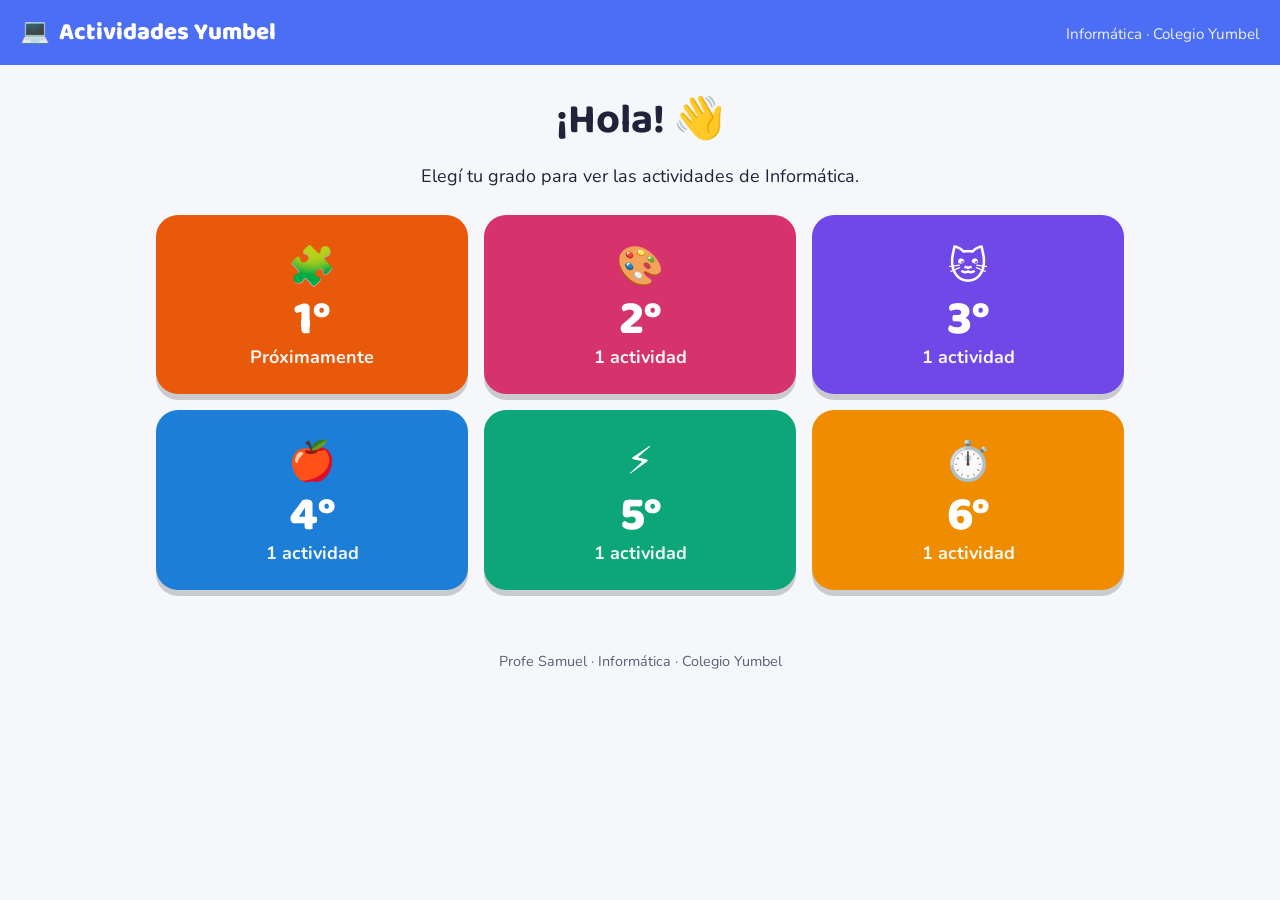
<file: index.html>
<!doctype html>
<html lang="es">
<head>
<meta charset="utf-8">
<meta name="viewport" content="width=device-width, initial-scale=1">
<title>Inicio · Actividades Yumbel</title>
<link rel="preconnect" href="https://fonts.googleapis.com">
<link href="https://fonts.googleapis.com/css2?family=Baloo+2:wght@500;700;800&family=Nunito:wght@400;600;800&display=swap" rel="stylesheet">
<link rel="stylesheet" href="style.css">
</head>
<body style="--c:#4c6ef5">
<header class="top">
  <a class="marca" href="index.html"><span class="logo">💻</span> Actividades Yumbel</a>
  <span class="sub">Informática · Colegio Yumbel</span>
</header>
<main>

<div class="bienvenida"><h1>¡Hola! 👋</h1><p>Elegí tu grado para ver las actividades de Informática.</p></div><div class="grados"><a class="card" href="grado-1.html" style="--c:#e8590c"><span class="emoji">🧩</span><span class="g">1°</span><span class="s">Próximamente</span></a><a class="card" href="grado-2.html" style="--c:#d6336c"><span class="emoji">🎨</span><span class="g">2°</span><span class="s">1 actividad</span></a><a class="card" href="grado-3.html" style="--c:#7048e8"><span class="emoji">🐱</span><span class="g">3°</span><span class="s">1 actividad</span></a><a class="card" href="grado-4.html" style="--c:#1c7ed6"><span class="emoji">🍎</span><span class="g">4°</span><span class="s">1 actividad</span></a><a class="card" href="grado-5.html" style="--c:#0ca678"><span class="emoji">⚡</span><span class="g">5°</span><span class="s">1 actividad</span></a><a class="card" href="grado-6.html" style="--c:#f08c00"><span class="emoji">⏱️</span><span class="g">6°</span><span class="s">1 actividad</span></a></div>
</main>
<footer>Profe Samuel · Informática · Colegio Yumbel</footer>
</body>
</html>
</file>
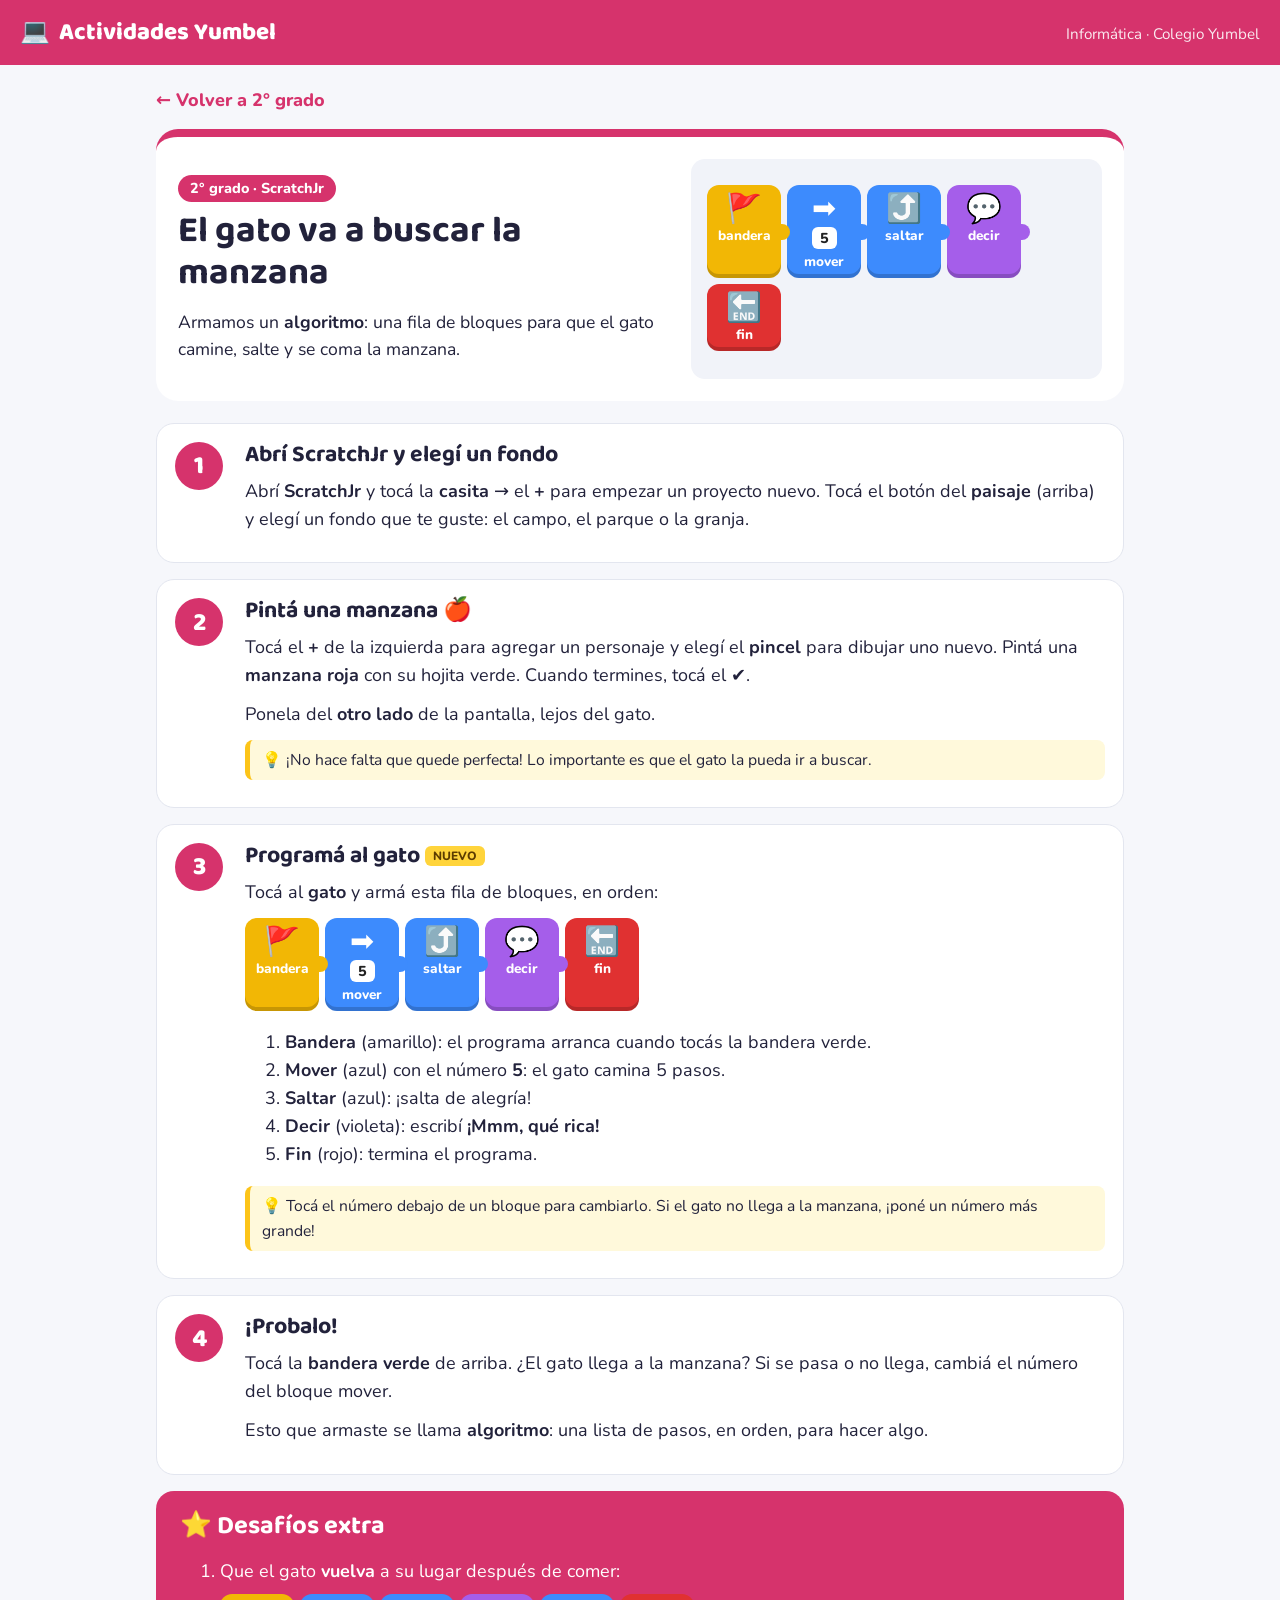
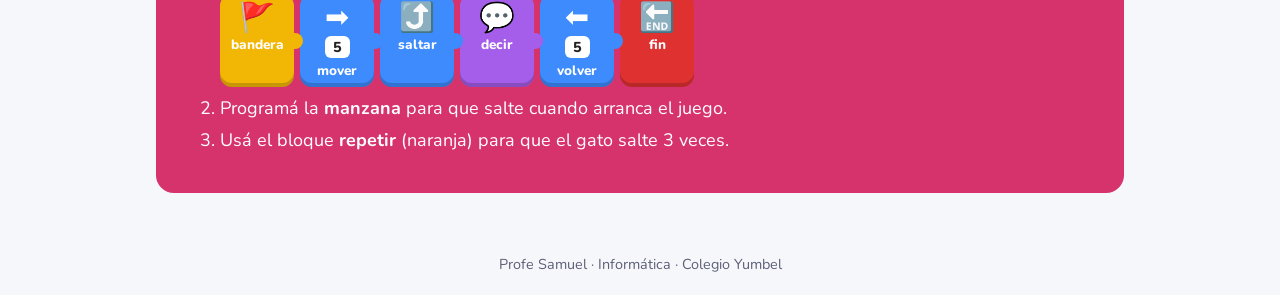
<file: gato-busca-manzana-grado-2.html>
<!doctype html>
<html lang="es">
<head>
<meta charset="utf-8">
<meta name="viewport" content="width=device-width, initial-scale=1">
<title>El gato va a buscar la manzana · 2° · Actividades Yumbel</title>
<link rel="preconnect" href="https://fonts.googleapis.com">
<link href="https://fonts.googleapis.com/css2?family=Baloo+2:wght@500;700;800&family=Nunito:wght@400;600;800&display=swap" rel="stylesheet">
<link rel="stylesheet" href="style.css">
</head>
<body style="--c:#d6336c">
<header class="top">
  <a class="marca" href="index.html"><span class="logo">💻</span> Actividades Yumbel</a>
  <span class="sub">Informática · Colegio Yumbel</span>
</header>
<main>
<a class="volver" href="grado-2.html">← Volver a 2° grado</a>
<div class="hero">
  <div>
    <p class="etiqueta">2° grado · ScratchJr</p>
    <h1>El gato va a buscar la manzana</h1>
    <p class="intro">Armamos un <b>algoritmo</b>: una fila de bloques para que el gato camine, salte y se coma la manzana.</p>
  </div>
  <div class="jrhero"><div class="jrrow"><span class="jrb" style="--b:#f2b705"><span class="jri">🚩</span><span class="jrl">bandera</span></span><span class="jrb" style="--b:#3d8bfd"><span class="jri">➡️</span><span class="jrn">5</span><span class="jrl">mover</span></span><span class="jrb" style="--b:#3d8bfd"><span class="jri">⤴️</span><span class="jrl">saltar</span></span><span class="jrb" style="--b:#a55eea"><span class="jri">💬</span><span class="jrl">decir</span></span><span class="jrb" style="--b:#e03131"><span class="jri">🔚</span><span class="jrl">fin</span></span></div></div>
</div>
<div class="pasos"><section class="paso">
  <div class="num">1</div>
  <div class="cuerpo">
    <h3>Abrí ScratchJr y elegí un fondo </h3>
    <p>Abrí <b>ScratchJr</b> y tocá la <b>casita</b> → el <b>+</b> para empezar un proyecto nuevo. Tocá el botón del <b>paisaje</b> (arriba) y elegí un fondo que te guste: el campo, el parque o la granja.</p>
    
    <div class="figs"></div>
  </div>
</section><section class="paso">
  <div class="num">2</div>
  <div class="cuerpo">
    <h3>Pintá una manzana 🍎 </h3>
    <p>Tocá el <b>+</b> de la izquierda para agregar un personaje y elegí el <b>pincel</b> para dibujar uno nuevo. Pintá una <b>manzana roja</b> con su hojita verde. Cuando termines, tocá el ✔️.</p><p>Ponela del <b>otro lado</b> de la pantalla, lejos del gato.</p>
    <p class="tip">💡 ¡No hace falta que quede perfecta! Lo importante es que el gato la pueda ir a buscar.</p>
    <div class="figs"></div>
  </div>
</section><section class="paso">
  <div class="num">3</div>
  <div class="cuerpo">
    <h3>Programá al gato <span class="nuevo">NUEVO</span></h3>
    <p>Tocá al <b>gato</b> y armá esta fila de bloques, en orden:</p><div class="jrrow"><span class="jrb" style="--b:#f2b705"><span class="jri">🚩</span><span class="jrl">bandera</span></span><span class="jrb" style="--b:#3d8bfd"><span class="jri">➡️</span><span class="jrn">5</span><span class="jrl">mover</span></span><span class="jrb" style="--b:#3d8bfd"><span class="jri">⤴️</span><span class="jrl">saltar</span></span><span class="jrb" style="--b:#a55eea"><span class="jri">💬</span><span class="jrl">decir</span></span><span class="jrb" style="--b:#e03131"><span class="jri">🔚</span><span class="jrl">fin</span></span></div><ol><li><b>Bandera</b> (amarillo): el programa arranca cuando tocás la bandera verde.</li><li><b>Mover</b> (azul) con el número <b>5</b>: el gato camina 5 pasos.</li><li><b>Saltar</b> (azul): ¡salta de alegría!</li><li><b>Decir</b> (violeta): escribí <b>¡Mmm, qué rica!</b></li><li><b>Fin</b> (rojo): termina el programa.</li></ol>
    <p class="tip">💡 Tocá el número debajo de un bloque para cambiarlo. Si el gato no llega a la manzana, ¡poné un número más grande!</p>
    <div class="figs"></div>
  </div>
</section><section class="paso">
  <div class="num">4</div>
  <div class="cuerpo">
    <h3>¡Probalo! </h3>
    <p>Tocá la <b>bandera verde</b> de arriba. ¿El gato llega a la manzana? Si se pasa o no llega, cambiá el número del bloque mover.</p><p>Esto que armaste se llama <b>algoritmo</b>: una lista de pasos, en orden, para hacer algo.</p>
    
    <div class="figs"></div>
  </div>
</section></div>
<section class="desafio"><h3>⭐ Desafíos extra</h3><ol><li>Que el gato <b>vuelva</b> a su lugar después de comer:<div class="jrrow"><span class="jrb" style="--b:#f2b705"><span class="jri">🚩</span><span class="jrl">bandera</span></span><span class="jrb" style="--b:#3d8bfd"><span class="jri">➡️</span><span class="jrn">5</span><span class="jrl">mover</span></span><span class="jrb" style="--b:#3d8bfd"><span class="jri">⤴️</span><span class="jrl">saltar</span></span><span class="jrb" style="--b:#a55eea"><span class="jri">💬</span><span class="jrl">decir</span></span><span class="jrb" style="--b:#3d8bfd"><span class="jri">⬅️</span><span class="jrn">5</span><span class="jrl">volver</span></span><span class="jrb" style="--b:#e03131"><span class="jri">🔚</span><span class="jrl">fin</span></span></div></li><li>Programá la <b>manzana</b> para que salte cuando arranca el juego.</li><li>Usá el bloque <b>repetir</b> (naranja) para que el gato salte 3 veces.</li></ol></section>
</main>
<footer>Profe Samuel · Informática · Colegio Yumbel</footer>
</body>
</html>
</file>
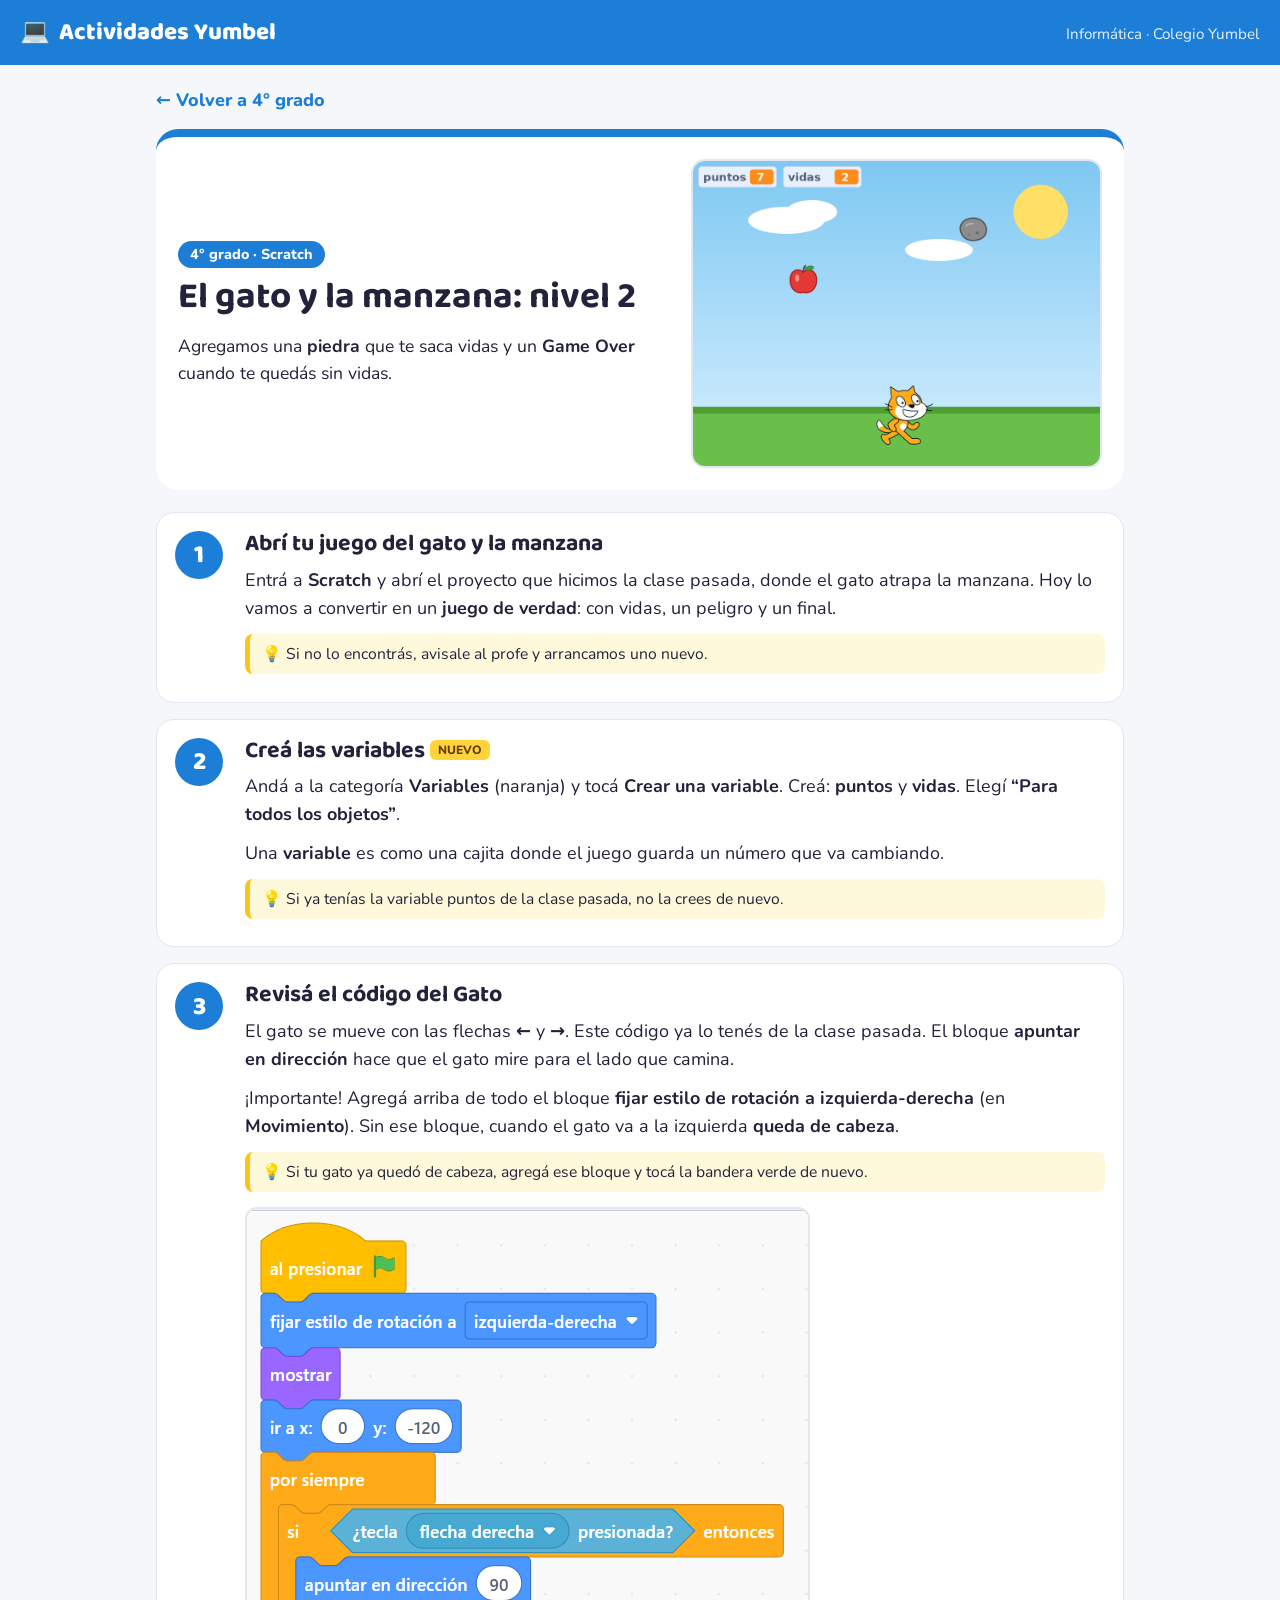
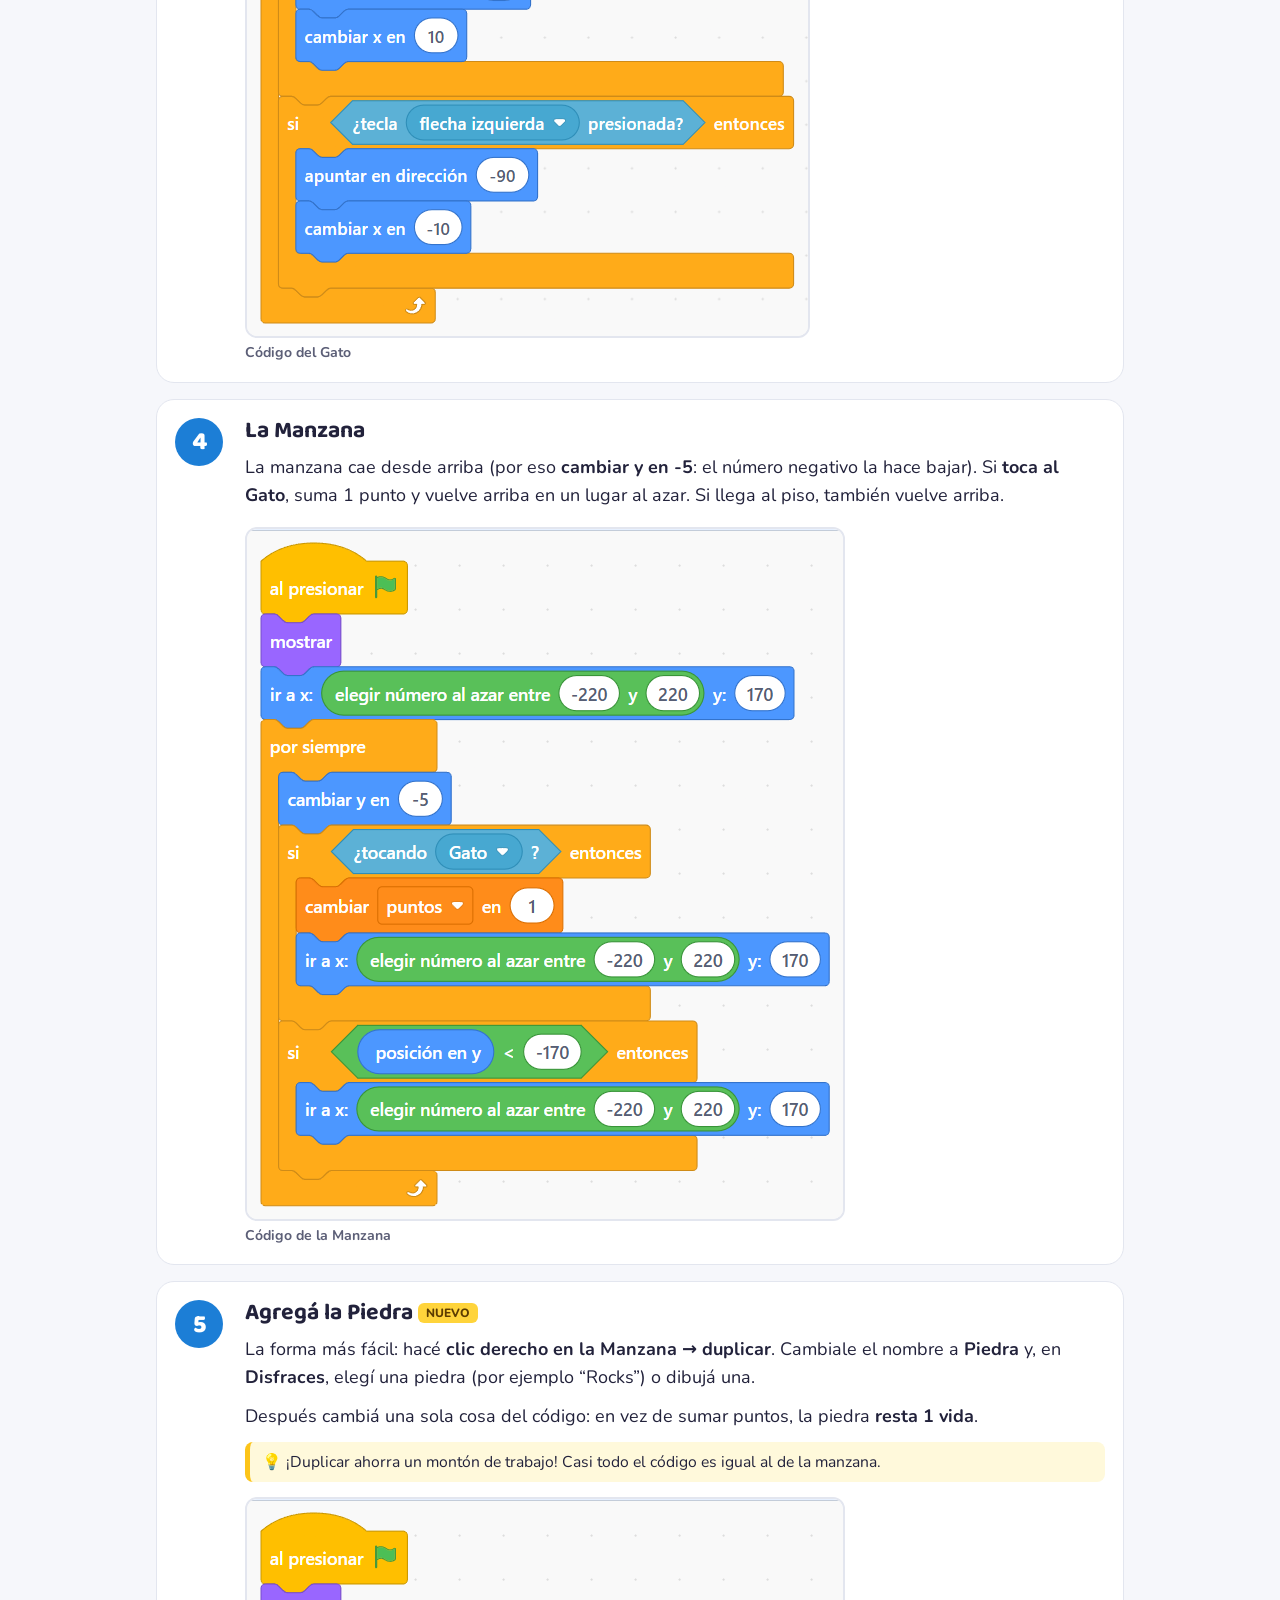
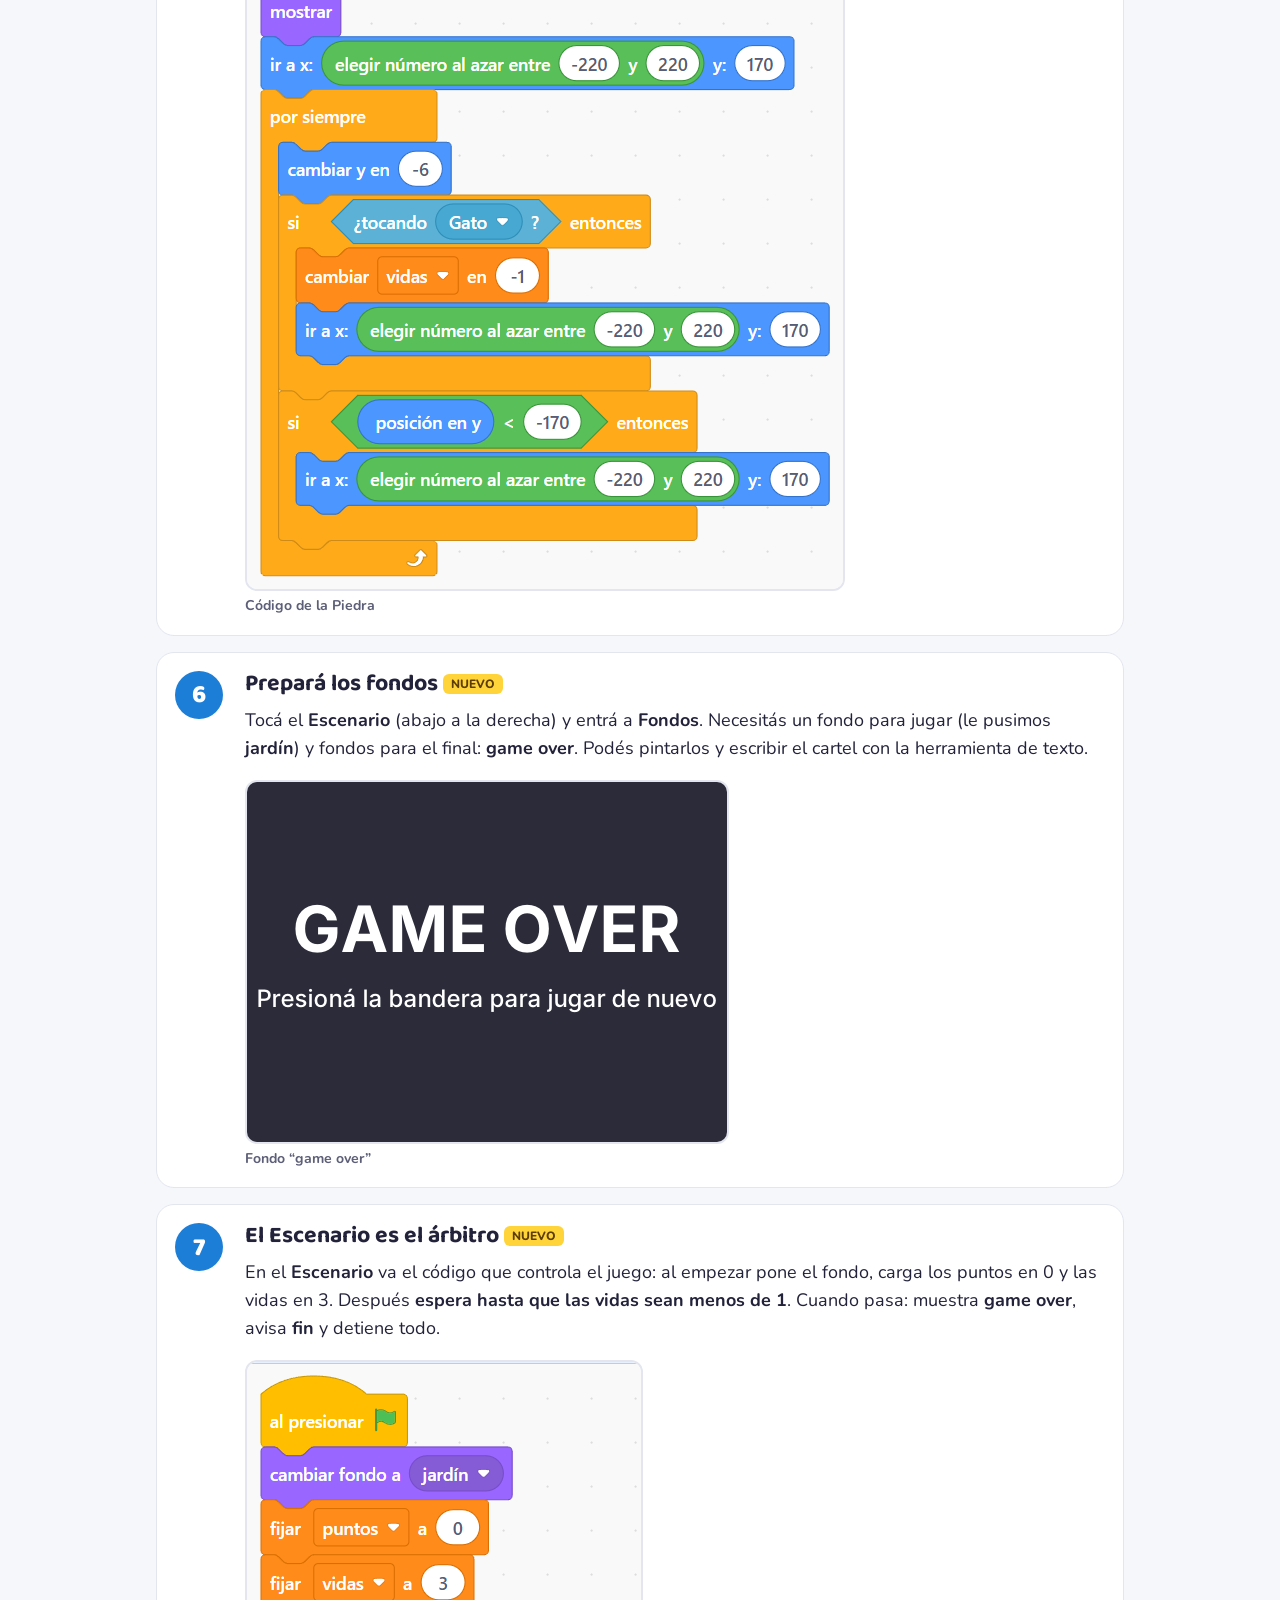
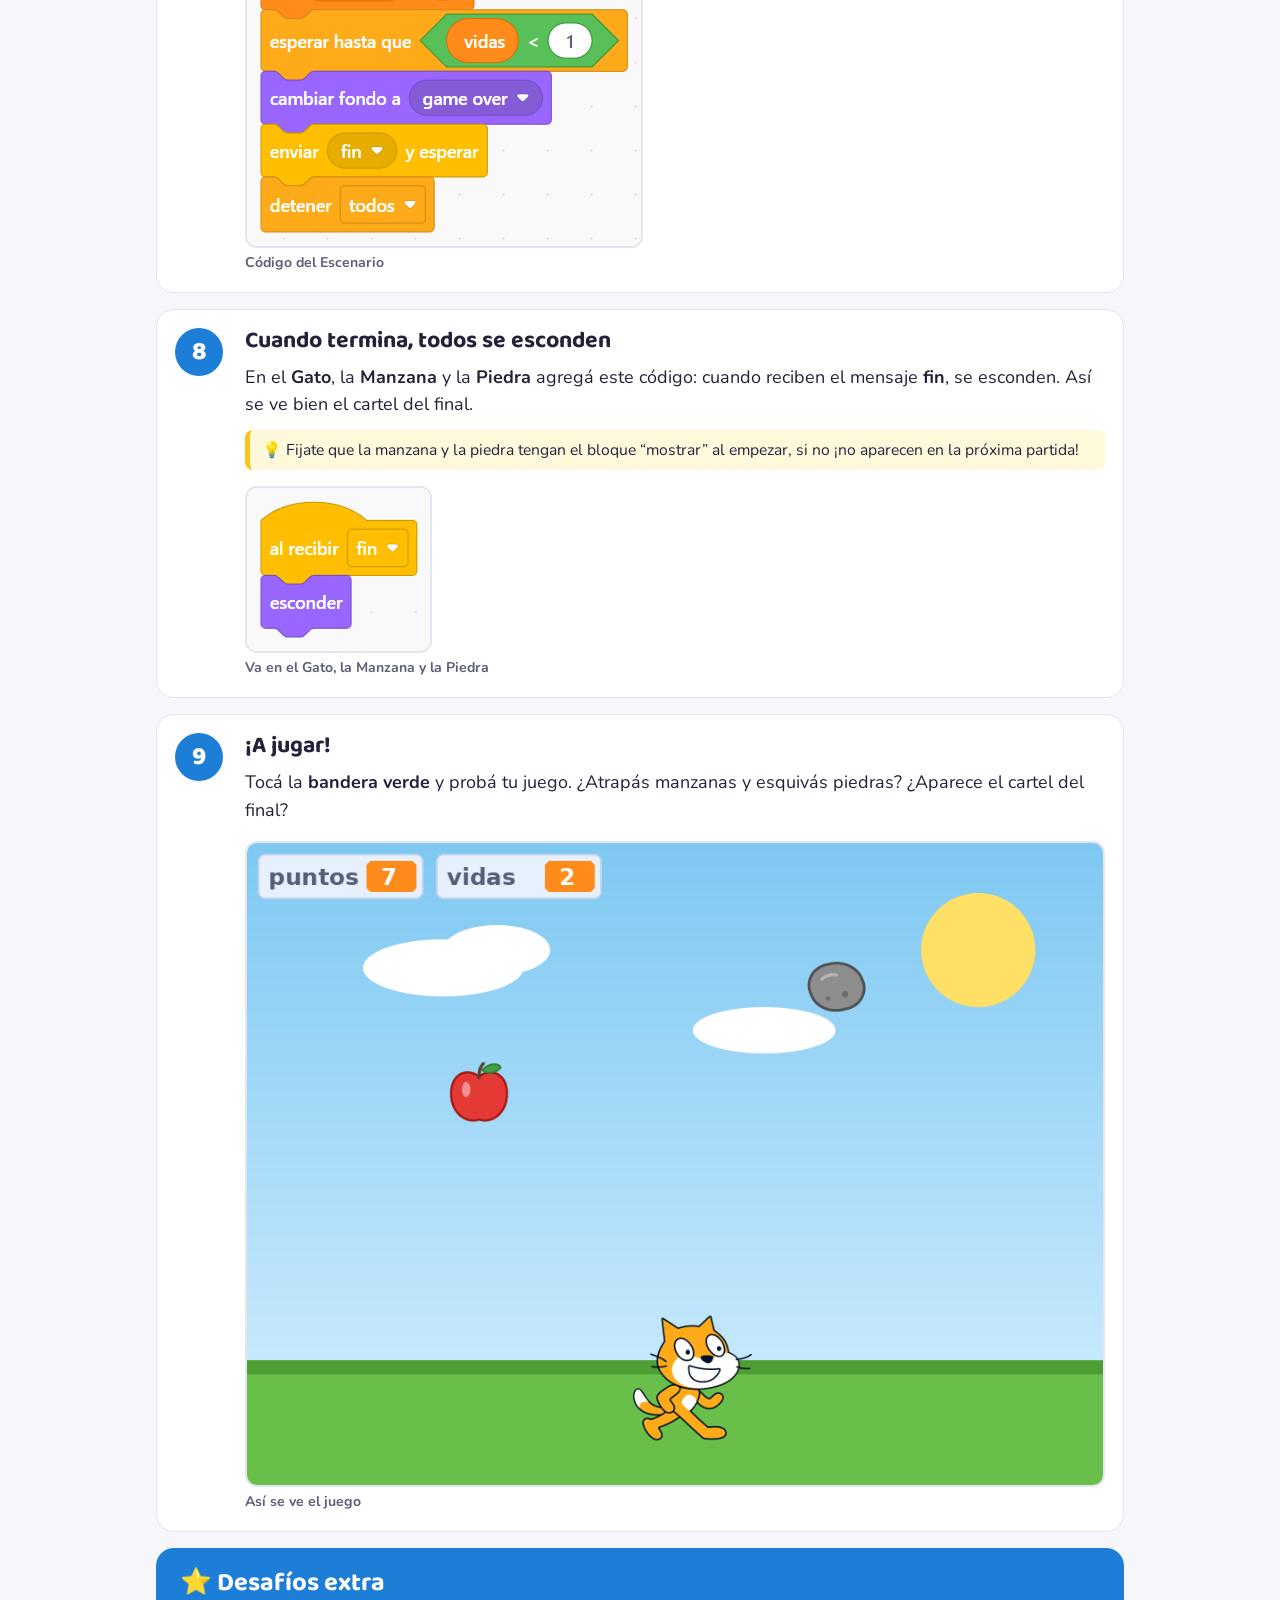
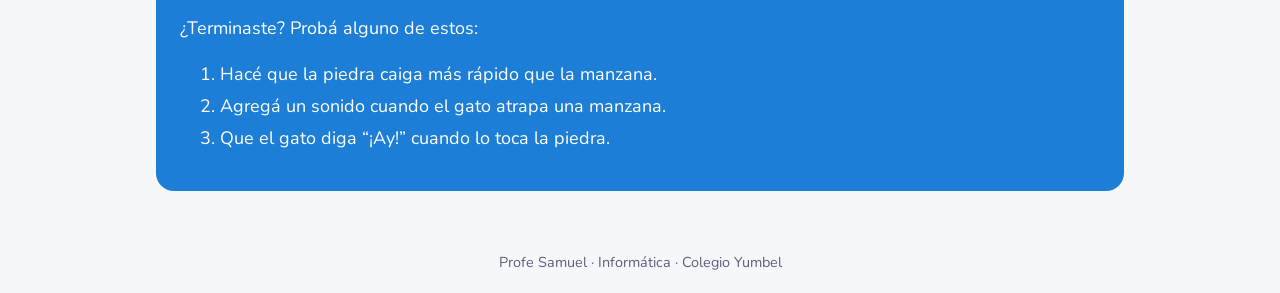
<file: gato-manzana-2-grado-4.html>
<!doctype html>
<html lang="es">
<head>
<meta charset="utf-8">
<meta name="viewport" content="width=device-width, initial-scale=1">
<title>Gato y manzana nivel 2 · 4° · Actividades Yumbel</title>
<link rel="preconnect" href="https://fonts.googleapis.com">
<link href="https://fonts.googleapis.com/css2?family=Baloo+2:wght@500;700;800&family=Nunito:wght@400;600;800&display=swap" rel="stylesheet">
<link rel="stylesheet" href="style.css">
</head>
<body style="--c:#1c7ed6">
<header class="top">
  <a class="marca" href="index.html"><span class="logo">💻</span> Actividades Yumbel</a>
  <span class="sub">Informática · Colegio Yumbel</span>
</header>
<main>
<a class="volver" href="grado-4.html">← Volver a 4° grado</a>
<div class="hero">
  <div>
    <p class="etiqueta">4° grado · Scratch</p>
    <h1>El gato y la manzana: nivel 2</h1>
    <p class="intro">Agregamos una <b>piedra</b> que te saca vidas y un <b>Game Over</b> cuando te quedás sin vidas.</p>
  </div>
  <img src="juego.png" alt="Vista del juego">
</div>
<div class="pasos"><section class="paso">
  <div class="num">1</div>
  <div class="cuerpo">
    <h3>Abrí tu juego del gato y la manzana </h3>
    <p>Entrá a <b>Scratch</b> y abrí el proyecto que hicimos la clase pasada, donde el gato atrapa la manzana. Hoy lo vamos a convertir en un <b>juego de verdad</b>: con vidas, un peligro y un final.</p>
    <p class="tip">💡 Si no lo encontrás, avisale al profe y arrancamos uno nuevo.</p>
    <div class="figs"></div>
  </div>
</section><section class="paso">
  <div class="num">2</div>
  <div class="cuerpo">
    <h3>Creá las variables <span class="nuevo">NUEVO</span></h3>
    <p>Andá a la categoría <b>Variables</b> (naranja) y tocá <b>Crear una variable</b>. Creá: <b>puntos</b> y <b>vidas</b>. Elegí <b>“Para todos los objetos”</b>.</p><p>Una <b>variable</b> es como una cajita donde el juego guarda un número que va cambiando.</p>
    <p class="tip">💡 Si ya tenías la variable puntos de la clase pasada, no la crees de nuevo.</p>
    <div class="figs"></div>
  </div>
</section><section class="paso">
  <div class="num">3</div>
  <div class="cuerpo">
    <h3>Revisá el código del Gato </h3>
    <p>El gato se mueve con las flechas <b>←</b> y <b>→</b>. Este código ya lo tenés de la clase pasada. El bloque <b>apuntar en dirección</b> hace que el gato mire para el lado que camina.</p><p>¡Importante! Agregá arriba de todo el bloque <b>fijar estilo de rotación a izquierda-derecha</b> (en <b>Movimiento</b>). Sin ese bloque, cuando el gato va a la izquierda <b>queda de cabeza</b>.</p>
    <p class="tip">💡 Si tu gato ya quedó de cabeza, agregá ese bloque y tocá la bandera verde de nuevo.</p>
    <div class="figs"><figure><img src="gato.png" alt="Código del Gato" loading="lazy"><figcaption>Código del Gato</figcaption></figure></div>
  </div>
</section><section class="paso">
  <div class="num">4</div>
  <div class="cuerpo">
    <h3>La Manzana </h3>
    <p>La manzana cae desde arriba (por eso <b>cambiar y en -5</b>: el número negativo la hace bajar). Si <b>toca al Gato</b>, suma 1 punto y vuelve arriba en un lugar al azar. Si llega al piso, también vuelve arriba.</p>
    
    <div class="figs"><figure><img src="g4-manzana.png" alt="Código de la Manzana" loading="lazy"><figcaption>Código de la Manzana</figcaption></figure></div>
  </div>
</section><section class="paso">
  <div class="num">5</div>
  <div class="cuerpo">
    <h3>Agregá la Piedra <span class="nuevo">NUEVO</span></h3>
    <p>La forma más fácil: hacé <b>clic derecho en la Manzana → duplicar</b>. Cambiale el nombre a <b>Piedra</b> y, en <b>Disfraces</b>, elegí una piedra (por ejemplo “Rocks”) o dibujá una.</p><p>Después cambiá una sola cosa del código: en vez de sumar puntos, la piedra <b>resta 1 vida</b>.</p>
    <p class="tip">💡 ¡Duplicar ahorra un montón de trabajo! Casi todo el código es igual al de la manzana.</p>
    <div class="figs"><figure><img src="g4-piedra.png" alt="Código de la Piedra" loading="lazy"><figcaption>Código de la Piedra</figcaption></figure></div>
  </div>
</section><section class="paso">
  <div class="num">6</div>
  <div class="cuerpo">
    <h3>Prepará los fondos <span class="nuevo">NUEVO</span></h3>
    <p>Tocá el <b>Escenario</b> (abajo a la derecha) y entrá a <b>Fondos</b>. Necesitás un fondo para jugar (le pusimos <b>jardín</b>) y fondos para el final: <b>game over</b>. Podés pintarlos y escribir el cartel con la herramienta de texto.</p>
    
    <div class="figs"><figure><img src="gameover.png" alt="Fondo “game over”" loading="lazy"><figcaption>Fondo “game over”</figcaption></figure></div>
  </div>
</section><section class="paso">
  <div class="num">7</div>
  <div class="cuerpo">
    <h3>El Escenario es el árbitro <span class="nuevo">NUEVO</span></h3>
    <p>En el <b>Escenario</b> va el código que controla el juego: al empezar pone el fondo, carga los puntos en 0 y las vidas en 3. Después <b>espera hasta que las vidas sean menos de 1</b>. Cuando pasa: muestra <b>game over</b>, avisa <b>fin</b> y detiene todo.</p>
    
    <div class="figs"><figure><img src="g4-escenario.png" alt="Código del Escenario" loading="lazy"><figcaption>Código del Escenario</figcaption></figure></div>
  </div>
</section><section class="paso">
  <div class="num">8</div>
  <div class="cuerpo">
    <h3>Cuando termina, todos se esconden </h3>
    <p>En el <b>Gato</b>, la <b>Manzana</b> y la <b>Piedra</b> agregá este código: cuando reciben el mensaje <b>fin</b>, se esconden. Así se ve bien el cartel del final.</p>
    <p class="tip">💡 Fijate que la manzana y la piedra tengan el bloque “mostrar” al empezar, si no ¡no aparecen en la próxima partida!</p>
    <div class="figs"><figure><img src="fin-esconder.png" alt="Va en el Gato, la Manzana y la Piedra" loading="lazy"><figcaption>Va en el Gato, la Manzana y la Piedra</figcaption></figure></div>
  </div>
</section><section class="paso">
  <div class="num">9</div>
  <div class="cuerpo">
    <h3>¡A jugar! </h3>
    <p>Tocá la <b>bandera verde</b> y probá tu juego. ¿Atrapás manzanas y esquivás piedras? ¿Aparece el cartel del final?</p>
    
    <div class="figs"><figure><img src="juego.png" alt="Así se ve el juego" loading="lazy"><figcaption>Así se ve el juego</figcaption></figure></div>
  </div>
</section></div>
<section class="desafio"><h3>⭐ Desafíos extra</h3><p>¿Terminaste? Probá alguno de estos:</p><ol><li>Hacé que la piedra caiga más rápido que la manzana.</li><li>Agregá un sonido cuando el gato atrapa una manzana.</li><li>Que el gato diga “¡Ay!” cuando lo toca la piedra.</li></ol></section>
</main>
<footer>Profe Samuel · Informática · Colegio Yumbel</footer>
</body>
</html>
</file>
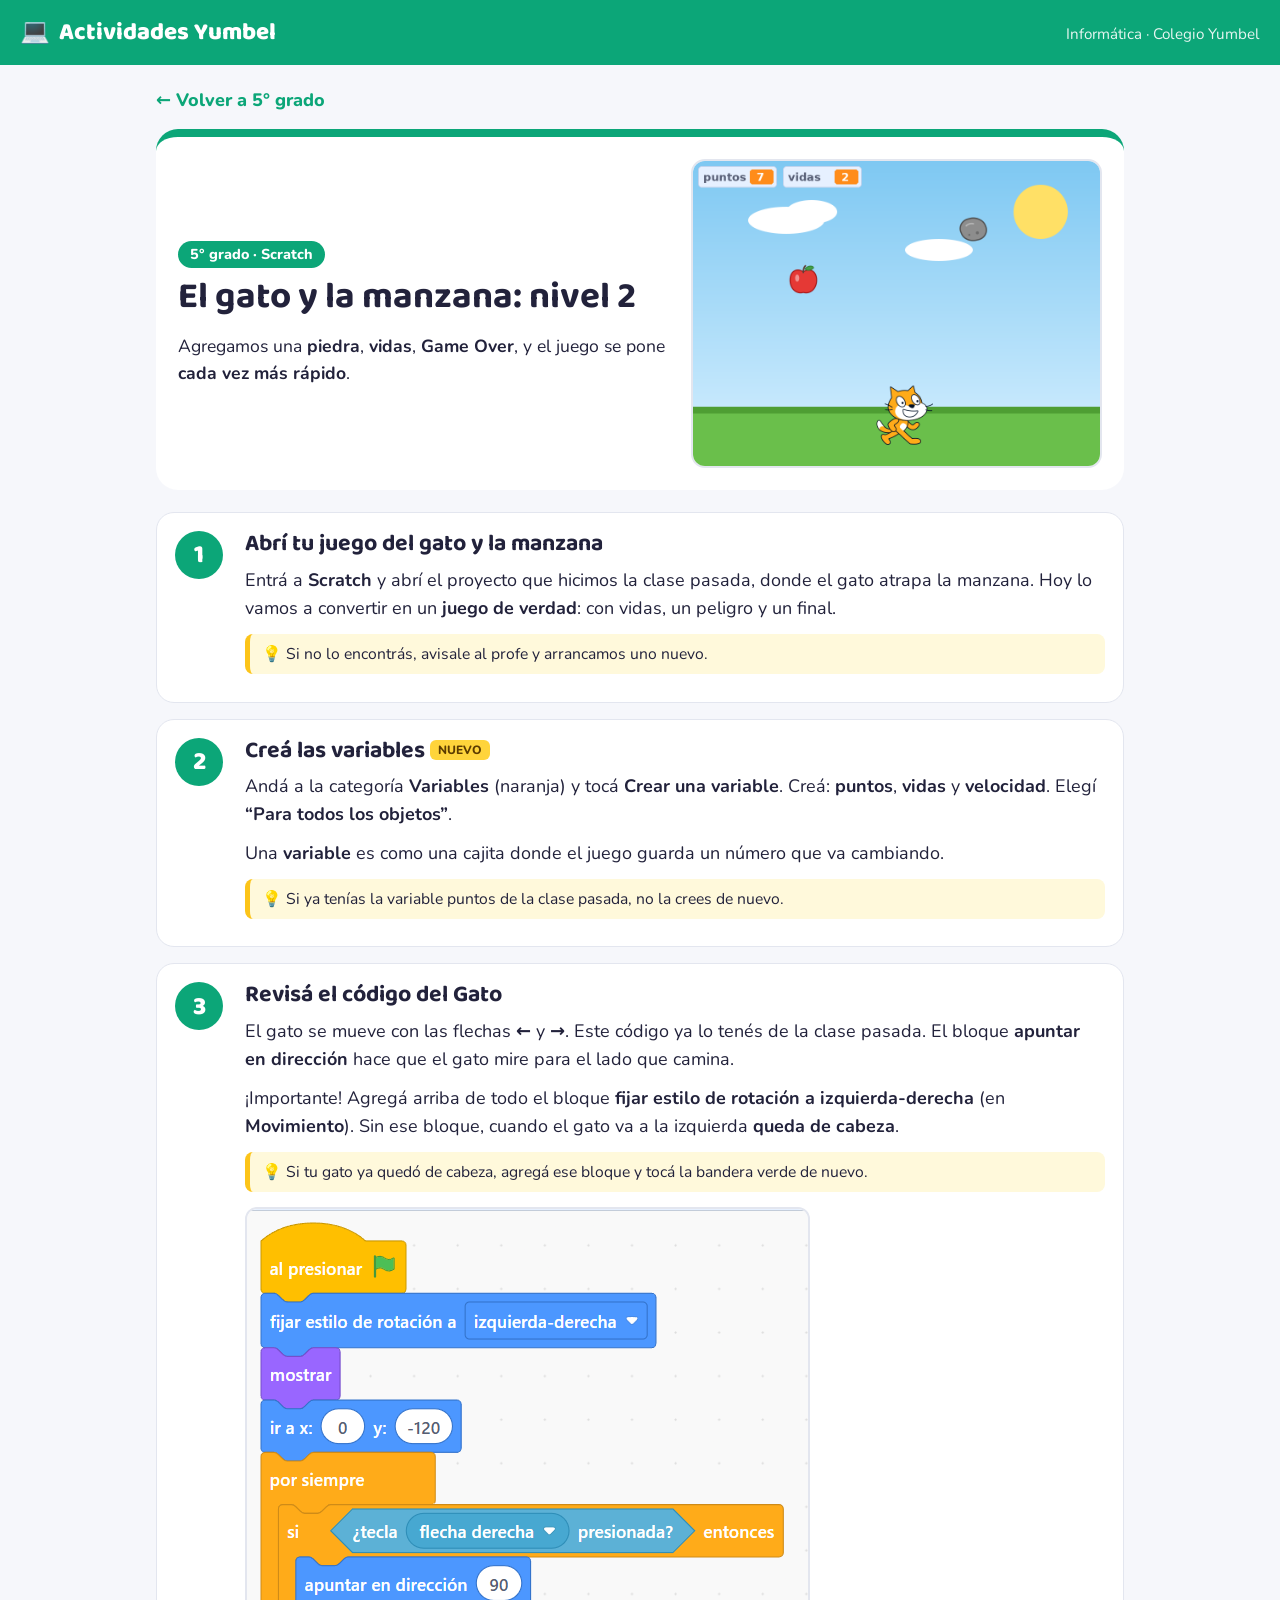
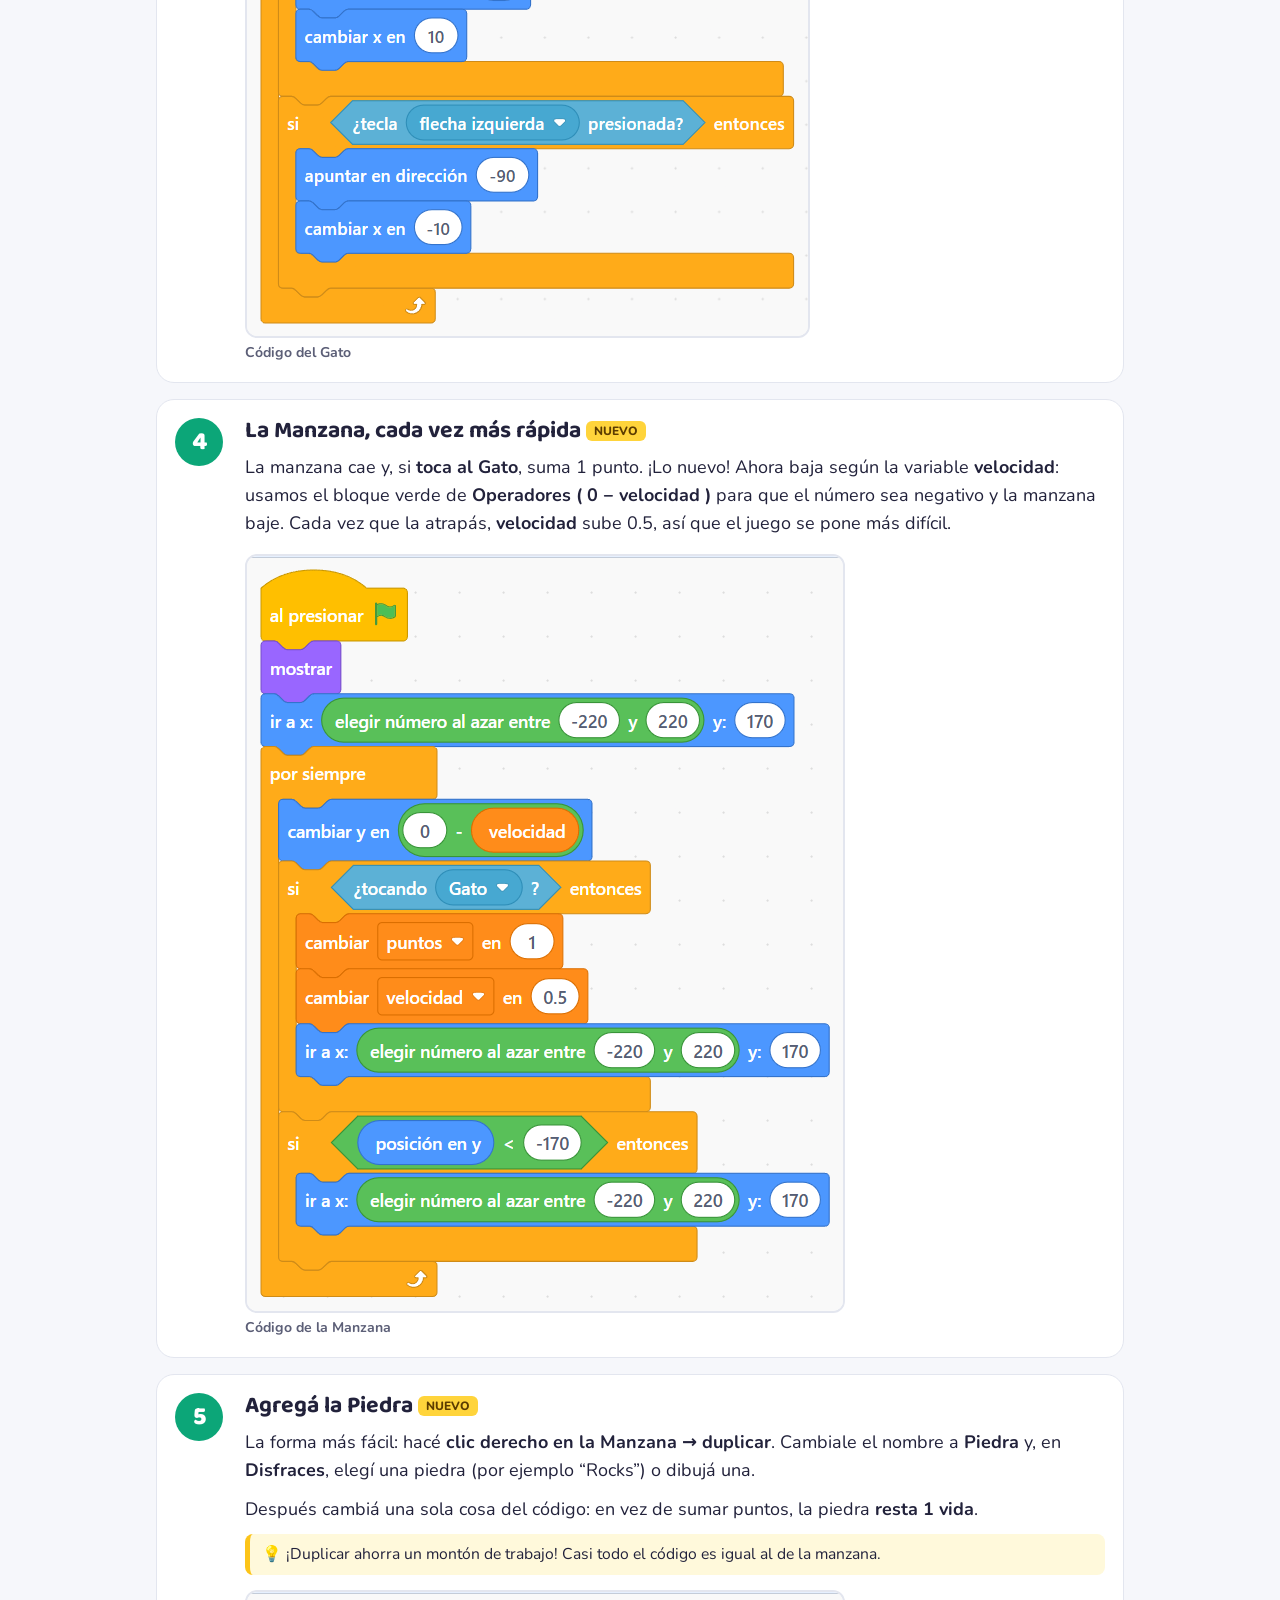
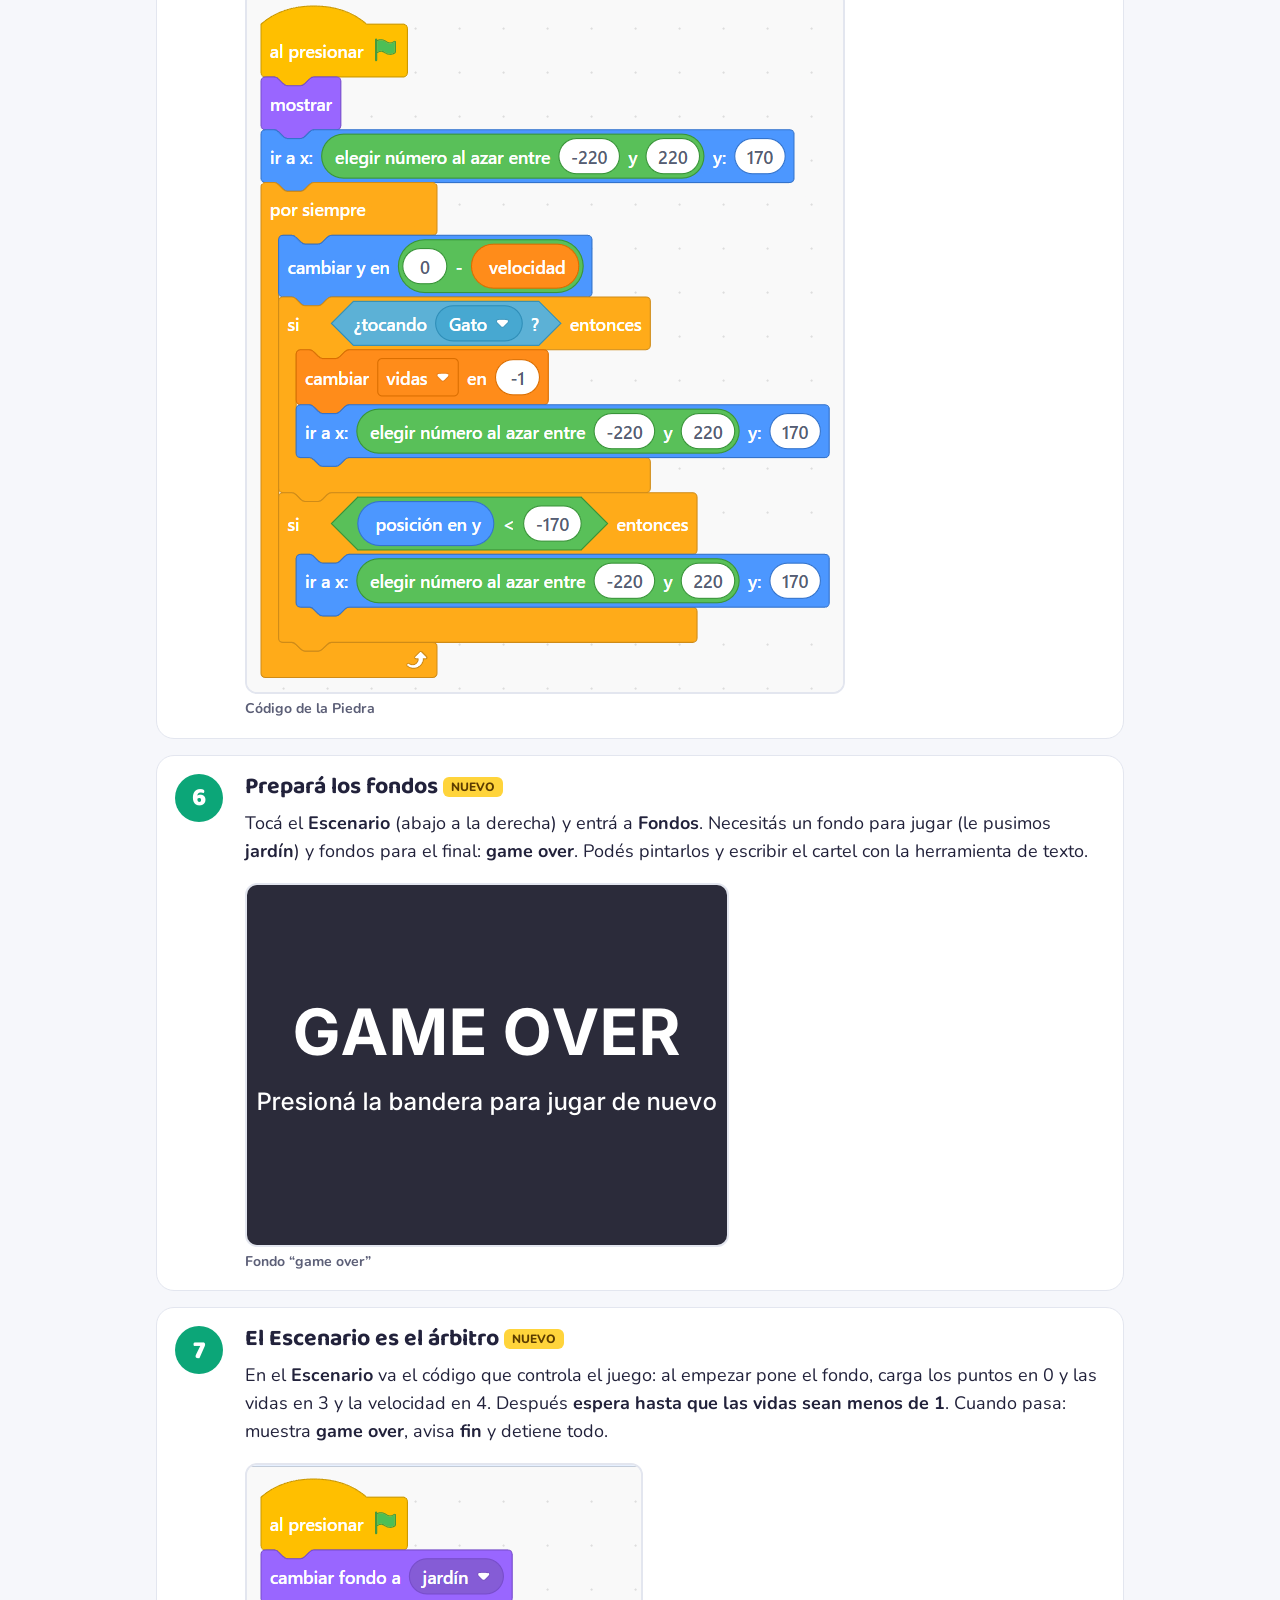
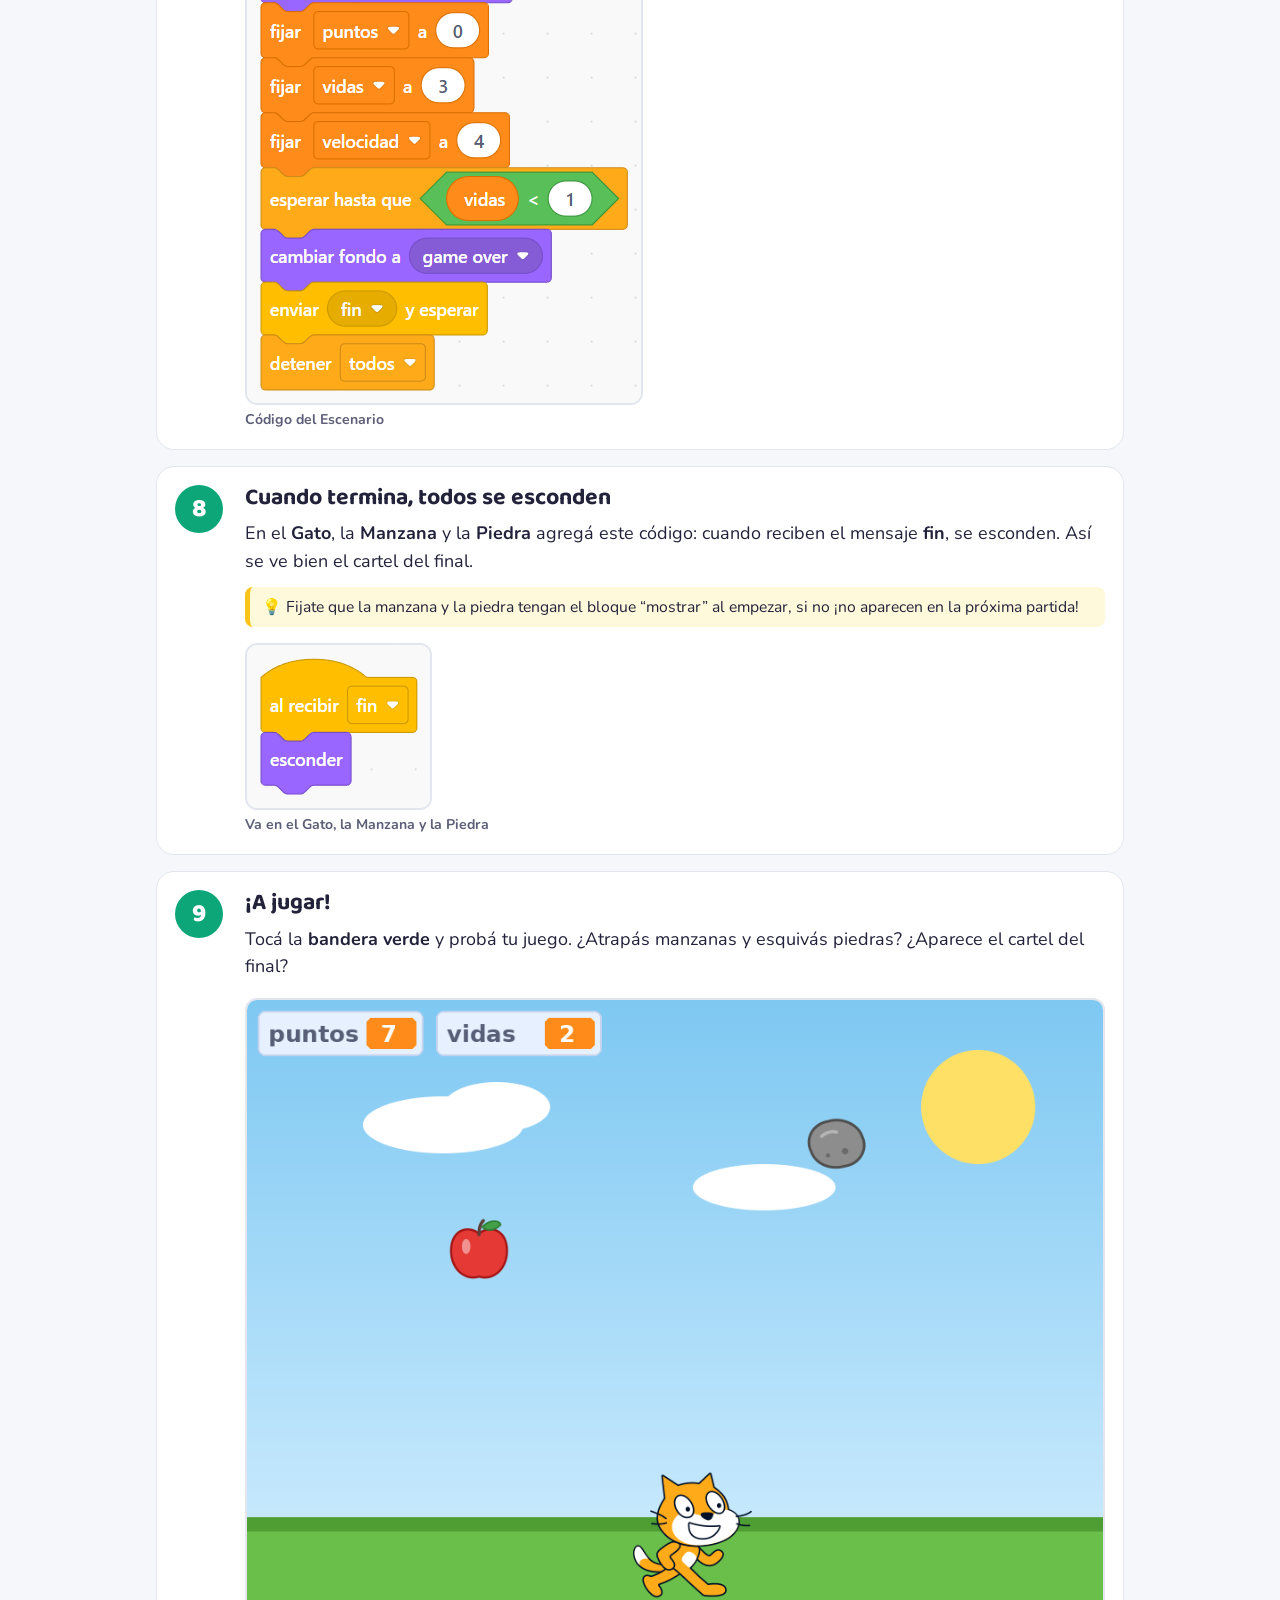
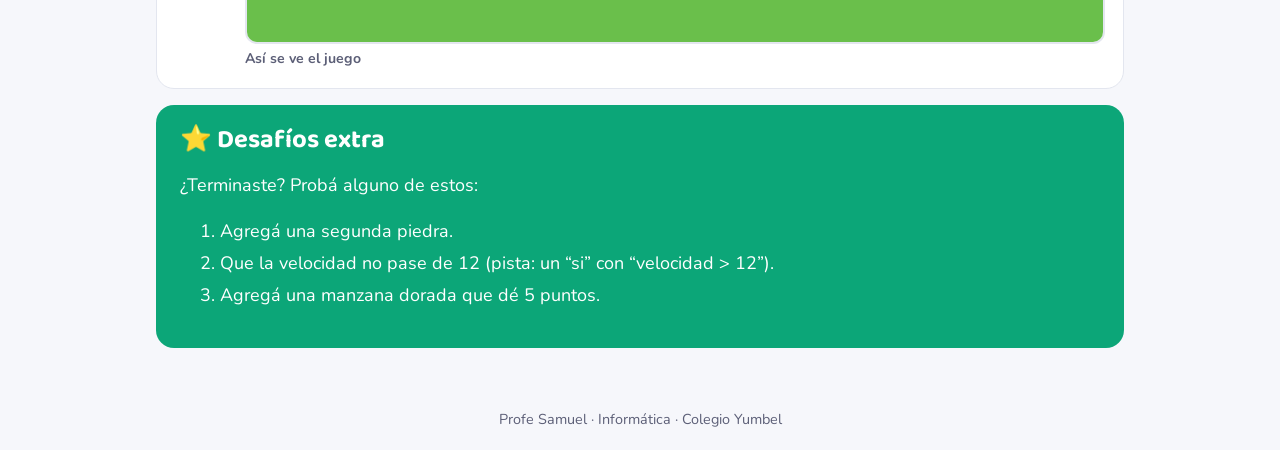
<file: gato-manzana-2-grado-5.html>
<!doctype html>
<html lang="es">
<head>
<meta charset="utf-8">
<meta name="viewport" content="width=device-width, initial-scale=1">
<title>Gato y manzana nivel 2 · 5° · Actividades Yumbel</title>
<link rel="preconnect" href="https://fonts.googleapis.com">
<link href="https://fonts.googleapis.com/css2?family=Baloo+2:wght@500;700;800&family=Nunito:wght@400;600;800&display=swap" rel="stylesheet">
<link rel="stylesheet" href="style.css">
</head>
<body style="--c:#0ca678">
<header class="top">
  <a class="marca" href="index.html"><span class="logo">💻</span> Actividades Yumbel</a>
  <span class="sub">Informática · Colegio Yumbel</span>
</header>
<main>
<a class="volver" href="grado-5.html">← Volver a 5° grado</a>
<div class="hero">
  <div>
    <p class="etiqueta">5° grado · Scratch</p>
    <h1>El gato y la manzana: nivel 2</h1>
    <p class="intro">Agregamos una <b>piedra</b>, <b>vidas</b>, <b>Game Over</b>, y el juego se pone <b>cada vez más rápido</b>.</p>
  </div>
  <img src="juego.png" alt="Vista del juego">
</div>
<div class="pasos"><section class="paso">
  <div class="num">1</div>
  <div class="cuerpo">
    <h3>Abrí tu juego del gato y la manzana </h3>
    <p>Entrá a <b>Scratch</b> y abrí el proyecto que hicimos la clase pasada, donde el gato atrapa la manzana. Hoy lo vamos a convertir en un <b>juego de verdad</b>: con vidas, un peligro y un final.</p>
    <p class="tip">💡 Si no lo encontrás, avisale al profe y arrancamos uno nuevo.</p>
    <div class="figs"></div>
  </div>
</section><section class="paso">
  <div class="num">2</div>
  <div class="cuerpo">
    <h3>Creá las variables <span class="nuevo">NUEVO</span></h3>
    <p>Andá a la categoría <b>Variables</b> (naranja) y tocá <b>Crear una variable</b>. Creá: <b>puntos</b>, <b>vidas</b> y <b>velocidad</b>. Elegí <b>“Para todos los objetos”</b>.</p><p>Una <b>variable</b> es como una cajita donde el juego guarda un número que va cambiando.</p>
    <p class="tip">💡 Si ya tenías la variable puntos de la clase pasada, no la crees de nuevo.</p>
    <div class="figs"></div>
  </div>
</section><section class="paso">
  <div class="num">3</div>
  <div class="cuerpo">
    <h3>Revisá el código del Gato </h3>
    <p>El gato se mueve con las flechas <b>←</b> y <b>→</b>. Este código ya lo tenés de la clase pasada. El bloque <b>apuntar en dirección</b> hace que el gato mire para el lado que camina.</p><p>¡Importante! Agregá arriba de todo el bloque <b>fijar estilo de rotación a izquierda-derecha</b> (en <b>Movimiento</b>). Sin ese bloque, cuando el gato va a la izquierda <b>queda de cabeza</b>.</p>
    <p class="tip">💡 Si tu gato ya quedó de cabeza, agregá ese bloque y tocá la bandera verde de nuevo.</p>
    <div class="figs"><figure><img src="gato.png" alt="Código del Gato" loading="lazy"><figcaption>Código del Gato</figcaption></figure></div>
  </div>
</section><section class="paso">
  <div class="num">4</div>
  <div class="cuerpo">
    <h3>La Manzana, cada vez más rápida <span class="nuevo">NUEVO</span></h3>
    <p>La manzana cae y, si <b>toca al Gato</b>, suma 1 punto. ¡Lo nuevo! Ahora baja según la variable <b>velocidad</b>: usamos el bloque verde de <b>Operadores</b> <b>( 0 − velocidad )</b> para que el número sea negativo y la manzana baje. Cada vez que la atrapás, <b>velocidad</b> sube 0.5, así que el juego se pone más difícil.</p>
    
    <div class="figs"><figure><img src="g56-manzana.png" alt="Código de la Manzana" loading="lazy"><figcaption>Código de la Manzana</figcaption></figure></div>
  </div>
</section><section class="paso">
  <div class="num">5</div>
  <div class="cuerpo">
    <h3>Agregá la Piedra <span class="nuevo">NUEVO</span></h3>
    <p>La forma más fácil: hacé <b>clic derecho en la Manzana → duplicar</b>. Cambiale el nombre a <b>Piedra</b> y, en <b>Disfraces</b>, elegí una piedra (por ejemplo “Rocks”) o dibujá una.</p><p>Después cambiá una sola cosa del código: en vez de sumar puntos, la piedra <b>resta 1 vida</b>.</p>
    <p class="tip">💡 ¡Duplicar ahorra un montón de trabajo! Casi todo el código es igual al de la manzana.</p>
    <div class="figs"><figure><img src="g56-piedra.png" alt="Código de la Piedra" loading="lazy"><figcaption>Código de la Piedra</figcaption></figure></div>
  </div>
</section><section class="paso">
  <div class="num">6</div>
  <div class="cuerpo">
    <h3>Prepará los fondos <span class="nuevo">NUEVO</span></h3>
    <p>Tocá el <b>Escenario</b> (abajo a la derecha) y entrá a <b>Fondos</b>. Necesitás un fondo para jugar (le pusimos <b>jardín</b>) y fondos para el final: <b>game over</b>. Podés pintarlos y escribir el cartel con la herramienta de texto.</p>
    
    <div class="figs"><figure><img src="gameover.png" alt="Fondo “game over”" loading="lazy"><figcaption>Fondo “game over”</figcaption></figure></div>
  </div>
</section><section class="paso">
  <div class="num">7</div>
  <div class="cuerpo">
    <h3>El Escenario es el árbitro <span class="nuevo">NUEVO</span></h3>
    <p>En el <b>Escenario</b> va el código que controla el juego: al empezar pone el fondo, carga los puntos en 0 y las vidas en 3 y la velocidad en 4. Después <b>espera hasta que las vidas sean menos de 1</b>. Cuando pasa: muestra <b>game over</b>, avisa <b>fin</b> y detiene todo.</p>
    
    <div class="figs"><figure><img src="g5-escenario.png" alt="Código del Escenario" loading="lazy"><figcaption>Código del Escenario</figcaption></figure></div>
  </div>
</section><section class="paso">
  <div class="num">8</div>
  <div class="cuerpo">
    <h3>Cuando termina, todos se esconden </h3>
    <p>En el <b>Gato</b>, la <b>Manzana</b> y la <b>Piedra</b> agregá este código: cuando reciben el mensaje <b>fin</b>, se esconden. Así se ve bien el cartel del final.</p>
    <p class="tip">💡 Fijate que la manzana y la piedra tengan el bloque “mostrar” al empezar, si no ¡no aparecen en la próxima partida!</p>
    <div class="figs"><figure><img src="fin-esconder.png" alt="Va en el Gato, la Manzana y la Piedra" loading="lazy"><figcaption>Va en el Gato, la Manzana y la Piedra</figcaption></figure></div>
  </div>
</section><section class="paso">
  <div class="num">9</div>
  <div class="cuerpo">
    <h3>¡A jugar! </h3>
    <p>Tocá la <b>bandera verde</b> y probá tu juego. ¿Atrapás manzanas y esquivás piedras? ¿Aparece el cartel del final?</p>
    
    <div class="figs"><figure><img src="juego.png" alt="Así se ve el juego" loading="lazy"><figcaption>Así se ve el juego</figcaption></figure></div>
  </div>
</section></div>
<section class="desafio"><h3>⭐ Desafíos extra</h3><p>¿Terminaste? Probá alguno de estos:</p><ol><li>Agregá una segunda piedra.</li><li>Que la velocidad no pase de 12 (pista: un “si” con “velocidad > 12”).</li><li>Agregá una manzana dorada que dé 5 puntos.</li></ol></section>
</main>
<footer>Profe Samuel · Informática · Colegio Yumbel</footer>
</body>
</html>
</file>
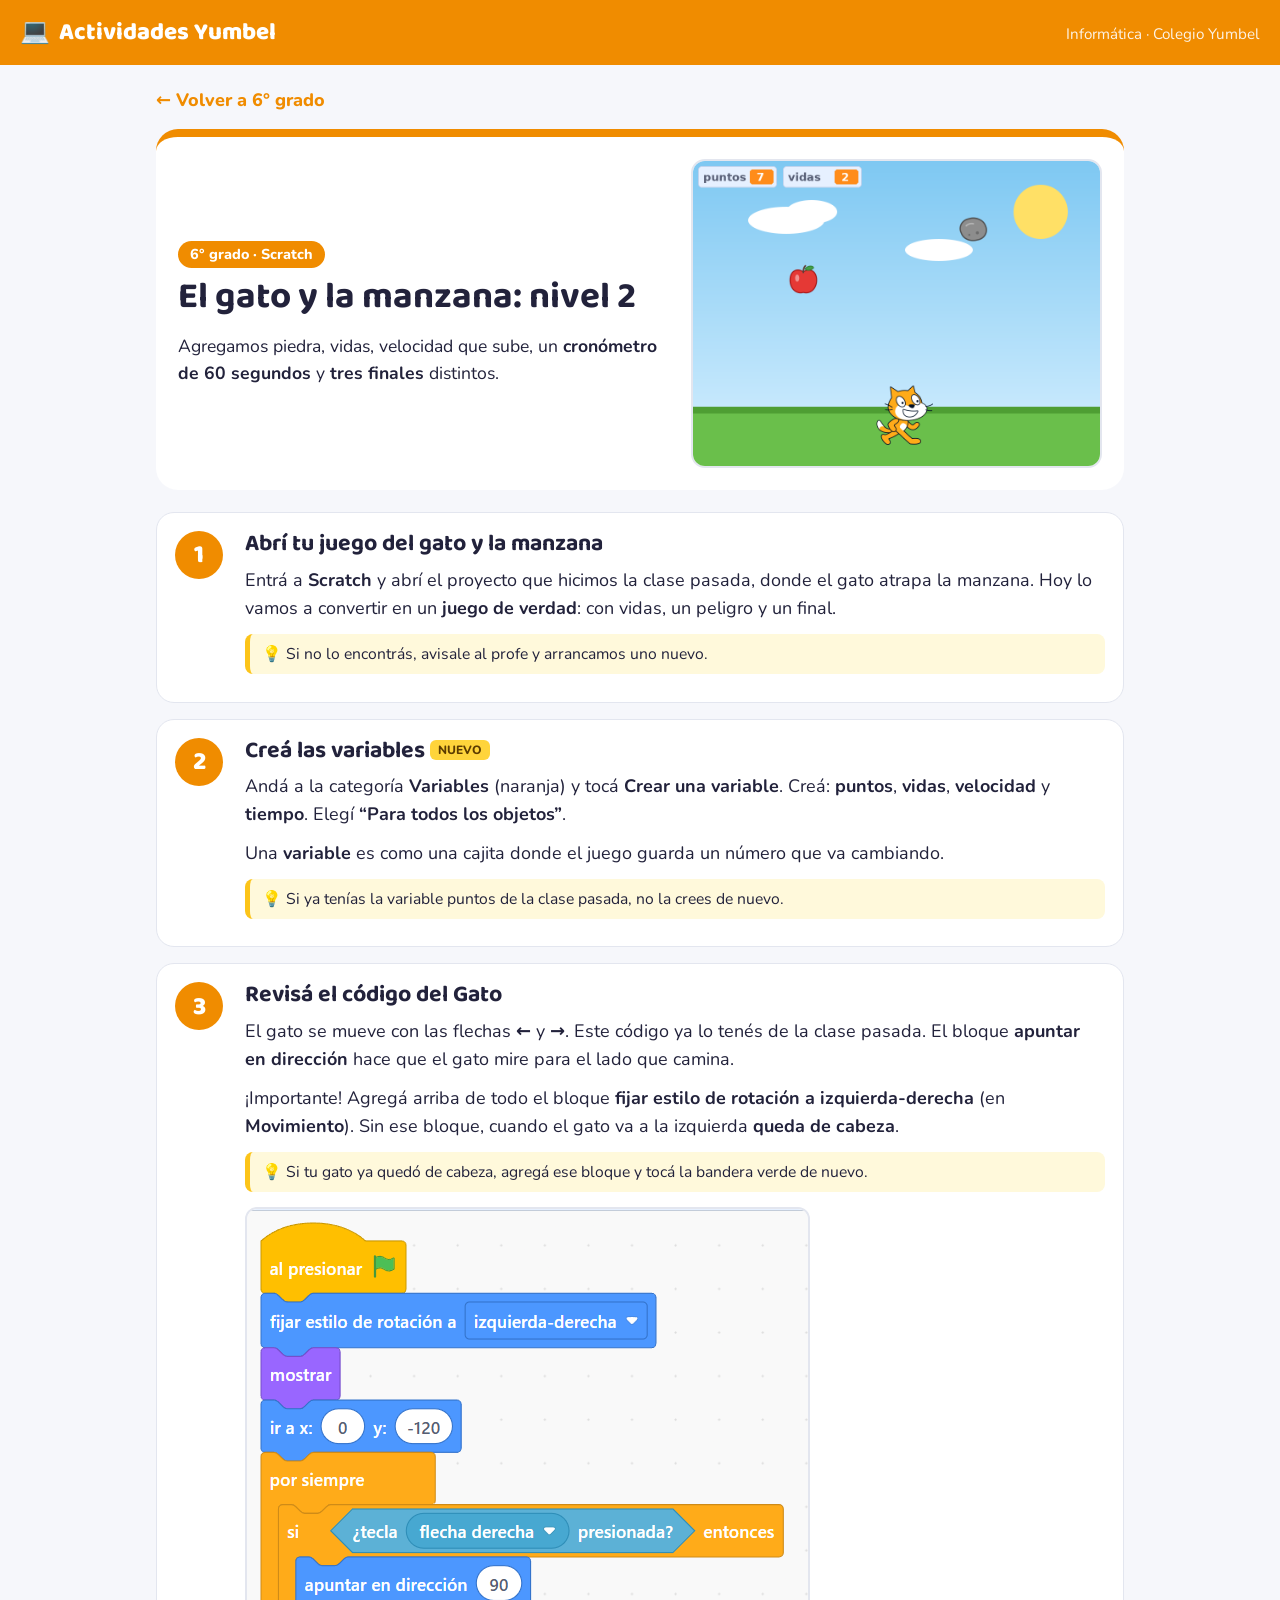
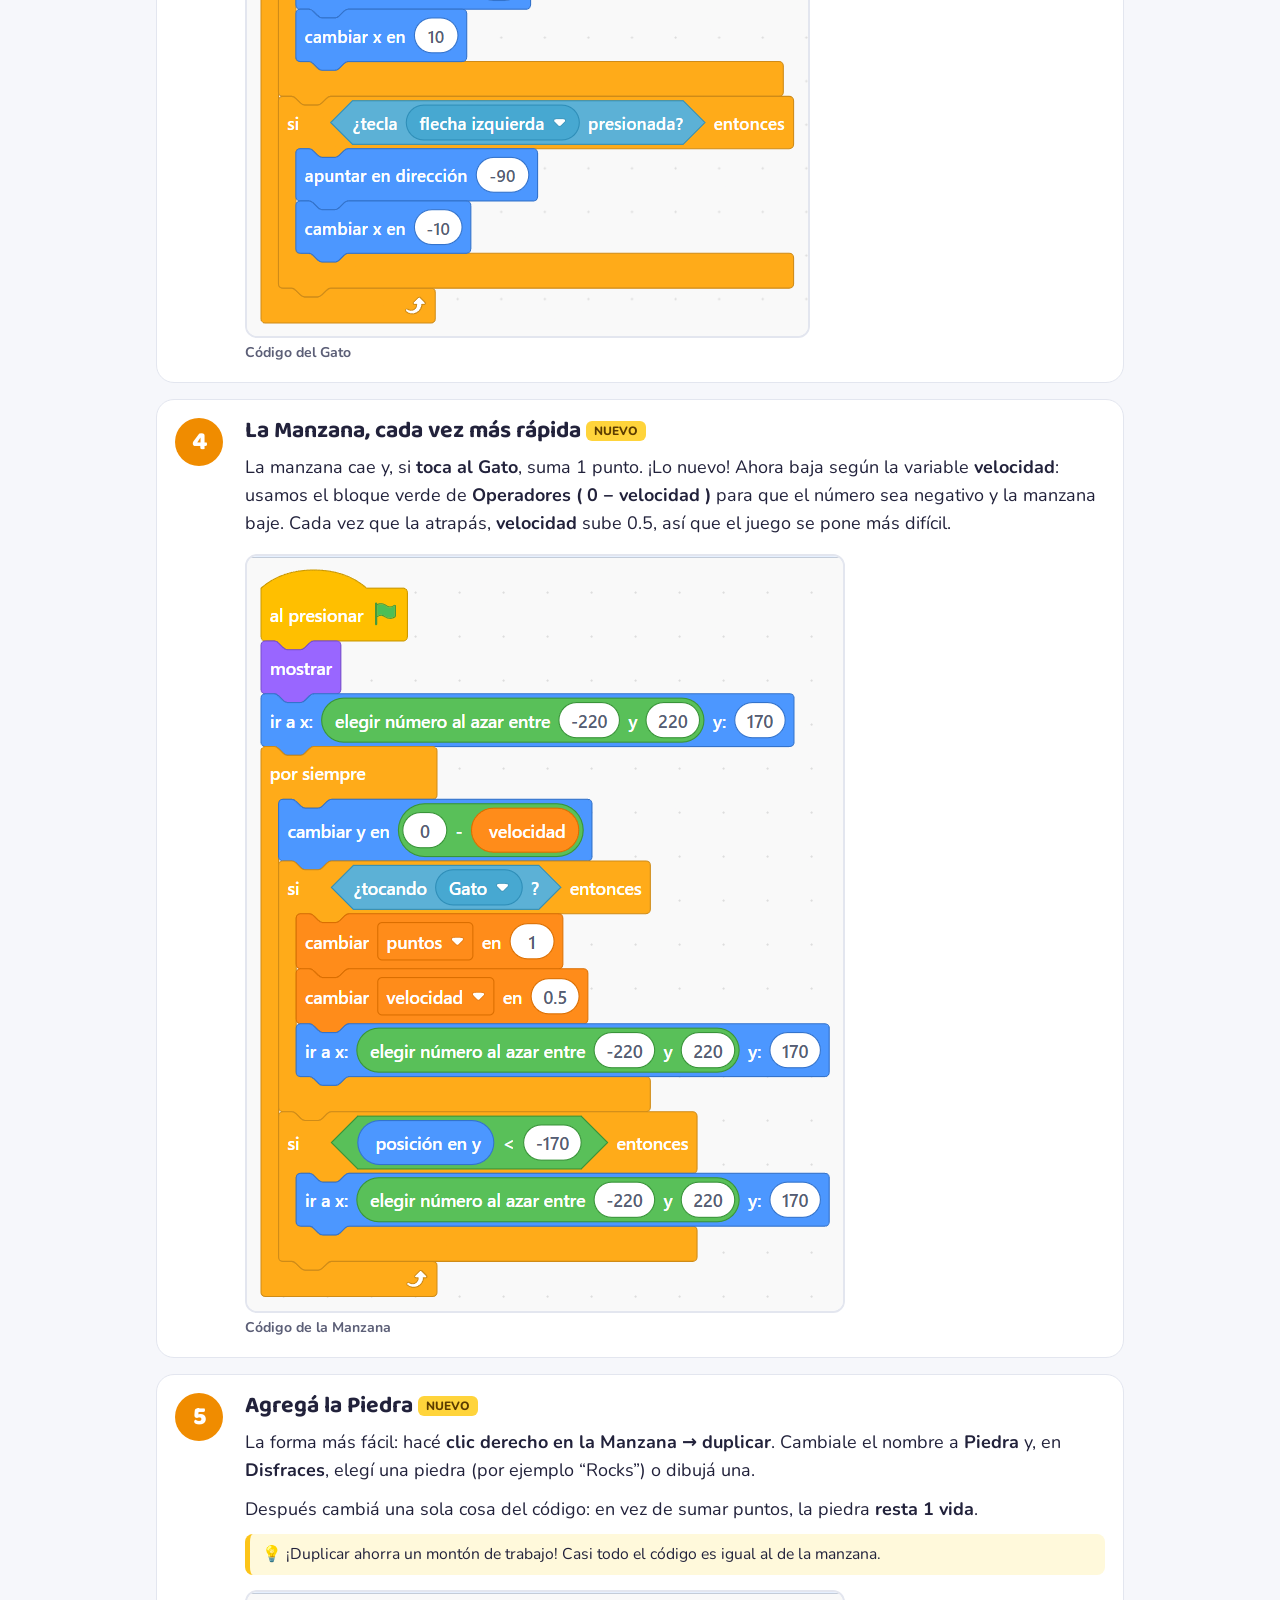
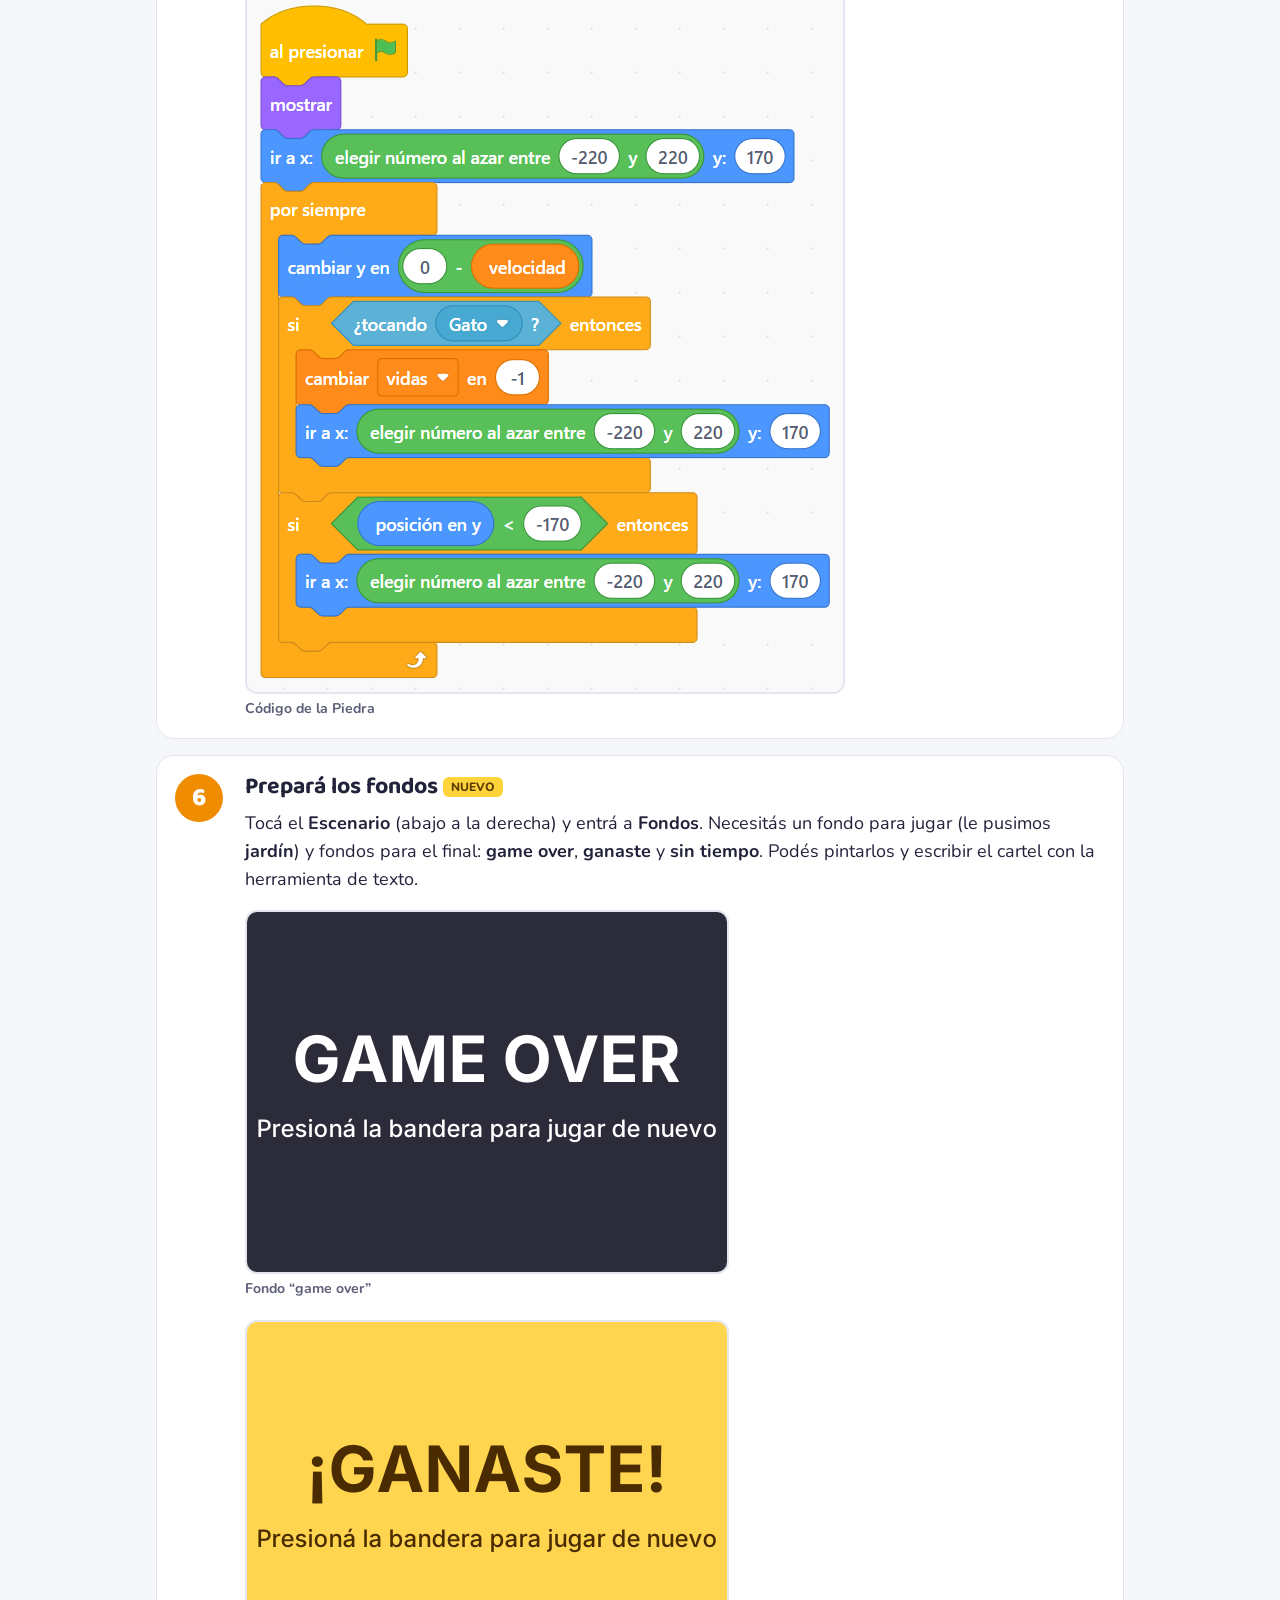
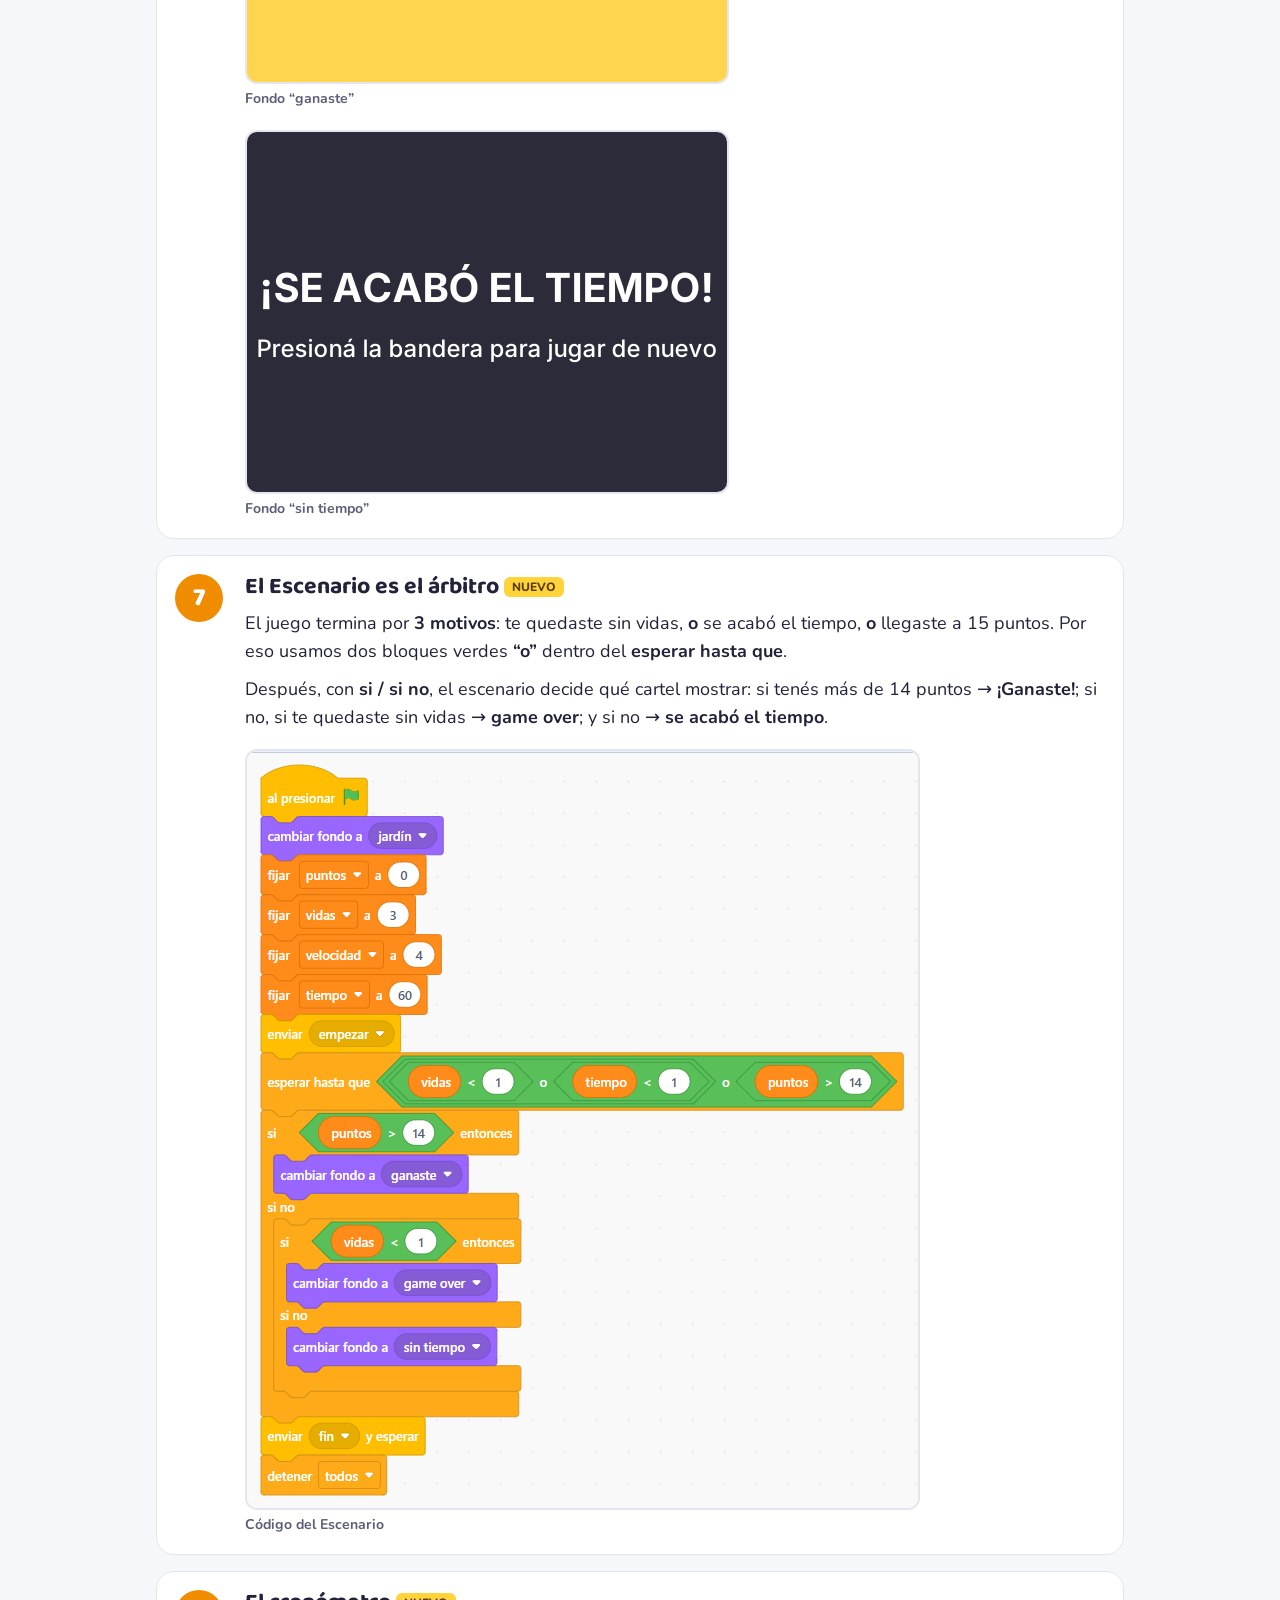
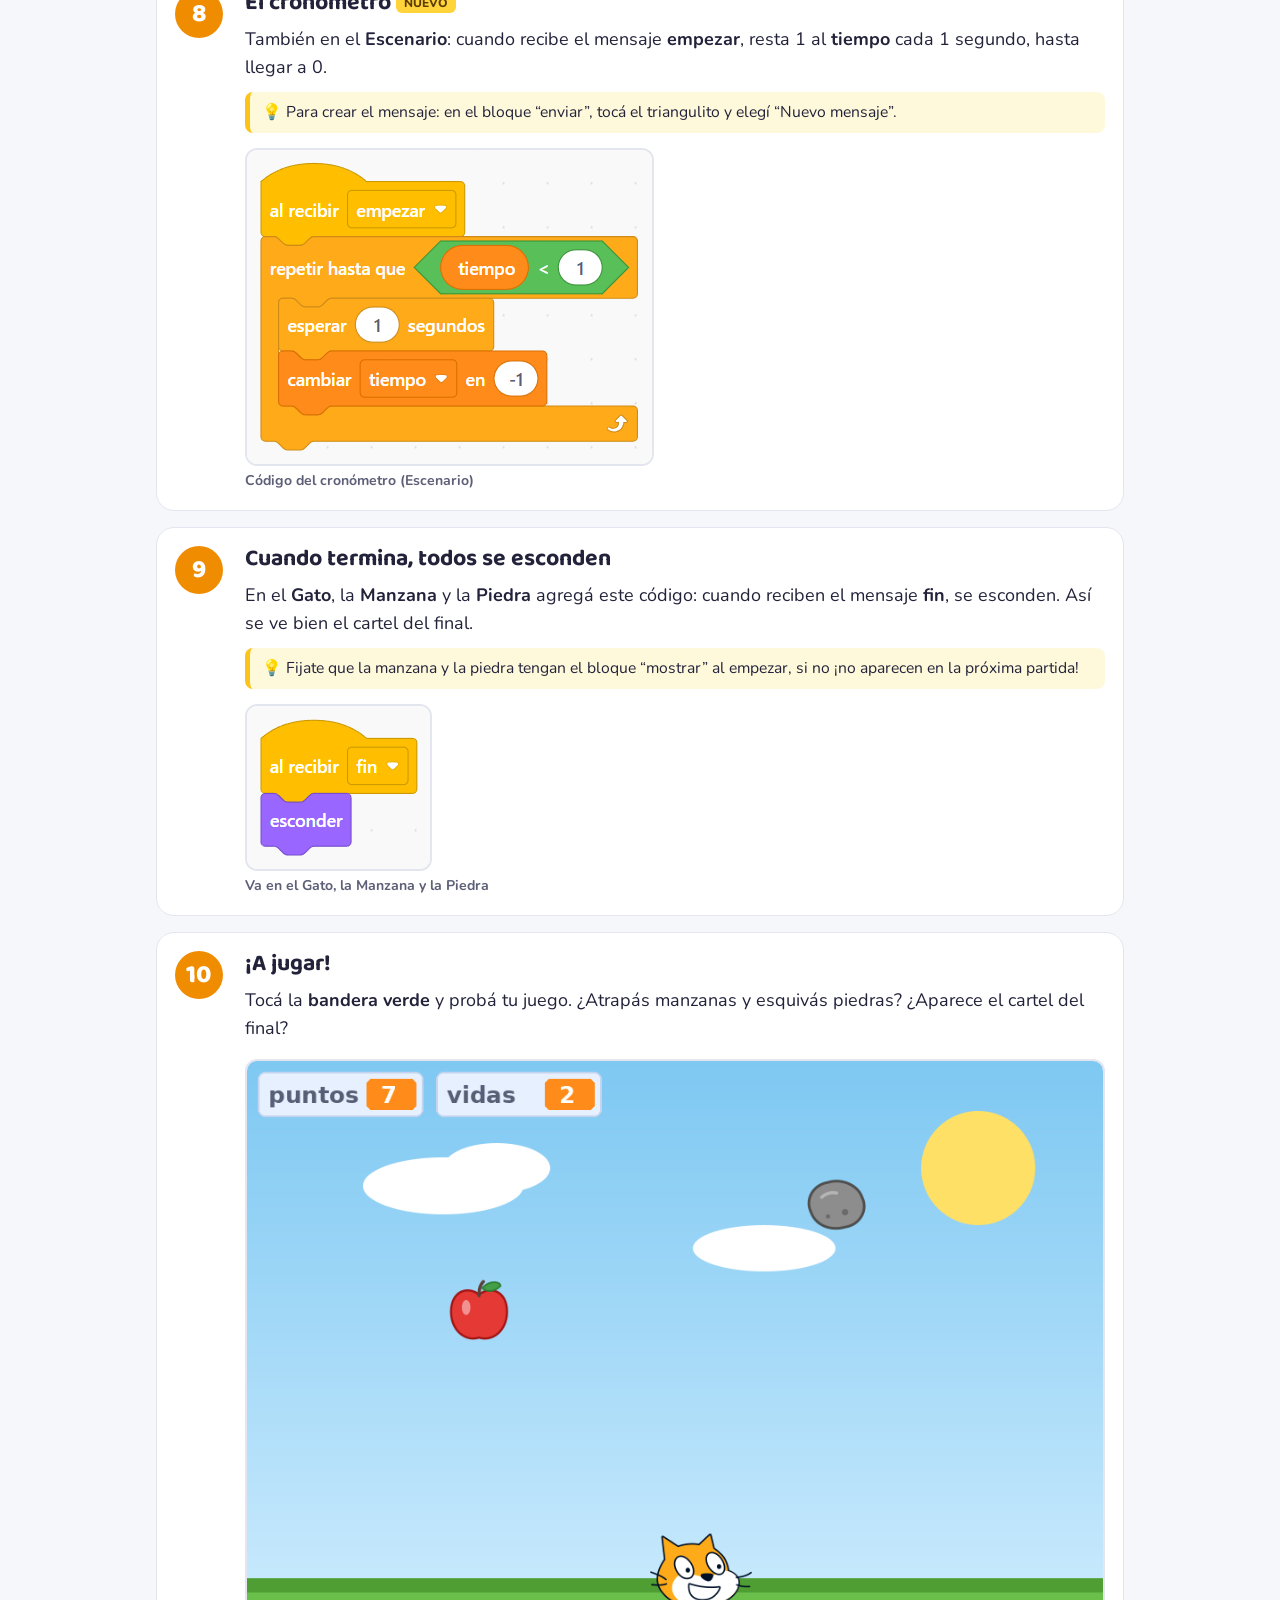
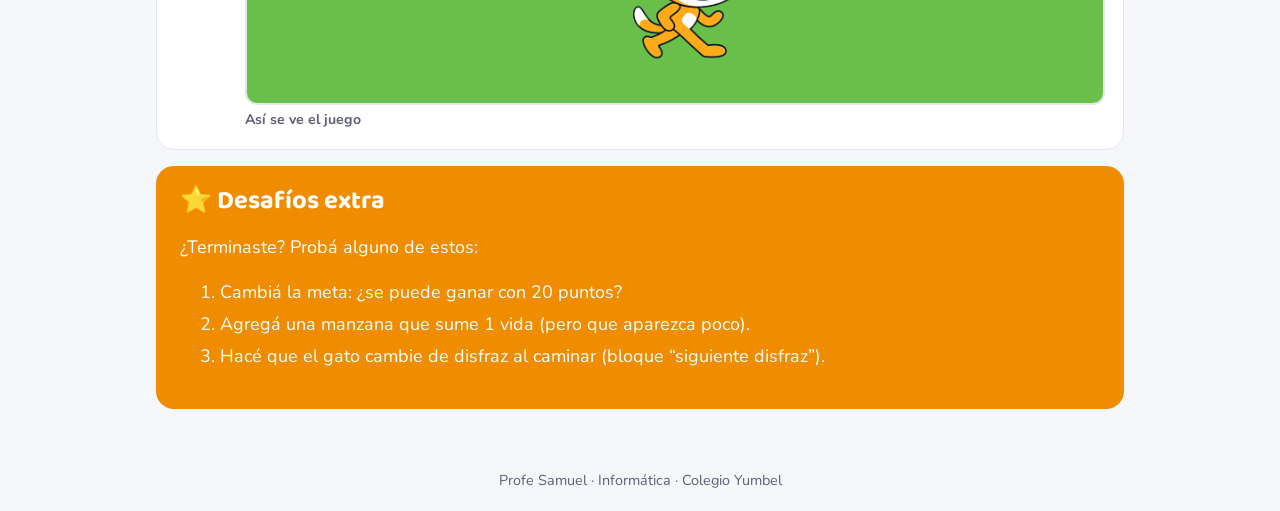
<file: gato-manzana-2-grado-6.html>
<!doctype html>
<html lang="es">
<head>
<meta charset="utf-8">
<meta name="viewport" content="width=device-width, initial-scale=1">
<title>Gato y manzana nivel 2 · 6° · Actividades Yumbel</title>
<link rel="preconnect" href="https://fonts.googleapis.com">
<link href="https://fonts.googleapis.com/css2?family=Baloo+2:wght@500;700;800&family=Nunito:wght@400;600;800&display=swap" rel="stylesheet">
<link rel="stylesheet" href="style.css">
</head>
<body style="--c:#f08c00">
<header class="top">
  <a class="marca" href="index.html"><span class="logo">💻</span> Actividades Yumbel</a>
  <span class="sub">Informática · Colegio Yumbel</span>
</header>
<main>
<a class="volver" href="grado-6.html">← Volver a 6° grado</a>
<div class="hero">
  <div>
    <p class="etiqueta">6° grado · Scratch</p>
    <h1>El gato y la manzana: nivel 2</h1>
    <p class="intro">Agregamos piedra, vidas, velocidad que sube, un <b>cronómetro de 60 segundos</b> y <b>tres finales</b> distintos.</p>
  </div>
  <img src="juego.png" alt="Vista del juego">
</div>
<div class="pasos"><section class="paso">
  <div class="num">1</div>
  <div class="cuerpo">
    <h3>Abrí tu juego del gato y la manzana </h3>
    <p>Entrá a <b>Scratch</b> y abrí el proyecto que hicimos la clase pasada, donde el gato atrapa la manzana. Hoy lo vamos a convertir en un <b>juego de verdad</b>: con vidas, un peligro y un final.</p>
    <p class="tip">💡 Si no lo encontrás, avisale al profe y arrancamos uno nuevo.</p>
    <div class="figs"></div>
  </div>
</section><section class="paso">
  <div class="num">2</div>
  <div class="cuerpo">
    <h3>Creá las variables <span class="nuevo">NUEVO</span></h3>
    <p>Andá a la categoría <b>Variables</b> (naranja) y tocá <b>Crear una variable</b>. Creá: <b>puntos</b>, <b>vidas</b>, <b>velocidad</b> y <b>tiempo</b>. Elegí <b>“Para todos los objetos”</b>.</p><p>Una <b>variable</b> es como una cajita donde el juego guarda un número que va cambiando.</p>
    <p class="tip">💡 Si ya tenías la variable puntos de la clase pasada, no la crees de nuevo.</p>
    <div class="figs"></div>
  </div>
</section><section class="paso">
  <div class="num">3</div>
  <div class="cuerpo">
    <h3>Revisá el código del Gato </h3>
    <p>El gato se mueve con las flechas <b>←</b> y <b>→</b>. Este código ya lo tenés de la clase pasada. El bloque <b>apuntar en dirección</b> hace que el gato mire para el lado que camina.</p><p>¡Importante! Agregá arriba de todo el bloque <b>fijar estilo de rotación a izquierda-derecha</b> (en <b>Movimiento</b>). Sin ese bloque, cuando el gato va a la izquierda <b>queda de cabeza</b>.</p>
    <p class="tip">💡 Si tu gato ya quedó de cabeza, agregá ese bloque y tocá la bandera verde de nuevo.</p>
    <div class="figs"><figure><img src="gato.png" alt="Código del Gato" loading="lazy"><figcaption>Código del Gato</figcaption></figure></div>
  </div>
</section><section class="paso">
  <div class="num">4</div>
  <div class="cuerpo">
    <h3>La Manzana, cada vez más rápida <span class="nuevo">NUEVO</span></h3>
    <p>La manzana cae y, si <b>toca al Gato</b>, suma 1 punto. ¡Lo nuevo! Ahora baja según la variable <b>velocidad</b>: usamos el bloque verde de <b>Operadores</b> <b>( 0 − velocidad )</b> para que el número sea negativo y la manzana baje. Cada vez que la atrapás, <b>velocidad</b> sube 0.5, así que el juego se pone más difícil.</p>
    
    <div class="figs"><figure><img src="g56-manzana.png" alt="Código de la Manzana" loading="lazy"><figcaption>Código de la Manzana</figcaption></figure></div>
  </div>
</section><section class="paso">
  <div class="num">5</div>
  <div class="cuerpo">
    <h3>Agregá la Piedra <span class="nuevo">NUEVO</span></h3>
    <p>La forma más fácil: hacé <b>clic derecho en la Manzana → duplicar</b>. Cambiale el nombre a <b>Piedra</b> y, en <b>Disfraces</b>, elegí una piedra (por ejemplo “Rocks”) o dibujá una.</p><p>Después cambiá una sola cosa del código: en vez de sumar puntos, la piedra <b>resta 1 vida</b>.</p>
    <p class="tip">💡 ¡Duplicar ahorra un montón de trabajo! Casi todo el código es igual al de la manzana.</p>
    <div class="figs"><figure><img src="g56-piedra.png" alt="Código de la Piedra" loading="lazy"><figcaption>Código de la Piedra</figcaption></figure></div>
  </div>
</section><section class="paso">
  <div class="num">6</div>
  <div class="cuerpo">
    <h3>Prepará los fondos <span class="nuevo">NUEVO</span></h3>
    <p>Tocá el <b>Escenario</b> (abajo a la derecha) y entrá a <b>Fondos</b>. Necesitás un fondo para jugar (le pusimos <b>jardín</b>) y fondos para el final: <b>game over</b>, <b>ganaste</b> y <b>sin tiempo</b>. Podés pintarlos y escribir el cartel con la herramienta de texto.</p>
    
    <div class="figs"><figure><img src="gameover.png" alt="Fondo “game over”" loading="lazy"><figcaption>Fondo “game over”</figcaption></figure><figure><img src="ganaste.png" alt="Fondo “ganaste”" loading="lazy"><figcaption>Fondo “ganaste”</figcaption></figure><figure><img src="sintiempo.png" alt="Fondo “sin tiempo”" loading="lazy"><figcaption>Fondo “sin tiempo”</figcaption></figure></div>
  </div>
</section><section class="paso">
  <div class="num">7</div>
  <div class="cuerpo">
    <h3>El Escenario es el árbitro <span class="nuevo">NUEVO</span></h3>
    <p>El juego termina por <b>3 motivos</b>: te quedaste sin vidas, <b>o</b> se acabó el tiempo, <b>o</b> llegaste a 15 puntos. Por eso usamos dos bloques verdes <b>“o”</b> dentro del <b>esperar hasta que</b>.</p><p>Después, con <b>si / si no</b>, el escenario decide qué cartel mostrar: si tenés más de 14 puntos → <b>¡Ganaste!</b>; si no, si te quedaste sin vidas → <b>game over</b>; y si no → <b>se acabó el tiempo</b>.</p>
    
    <div class="figs"><figure><img src="g6-escenario.png" alt="Código del Escenario" loading="lazy"><figcaption>Código del Escenario</figcaption></figure></div>
  </div>
</section><section class="paso">
  <div class="num">8</div>
  <div class="cuerpo">
    <h3>El cronómetro <span class="nuevo">NUEVO</span></h3>
    <p>También en el <b>Escenario</b>: cuando recibe el mensaje <b>empezar</b>, resta 1 al <b>tiempo</b> cada 1 segundo, hasta llegar a 0.</p>
    <p class="tip">💡 Para crear el mensaje: en el bloque “enviar”, tocá el triangulito y elegí “Nuevo mensaje”.</p>
    <div class="figs"><figure><img src="g6-cronometro.png" alt="Código del cronómetro (Escenario)" loading="lazy"><figcaption>Código del cronómetro (Escenario)</figcaption></figure></div>
  </div>
</section><section class="paso">
  <div class="num">9</div>
  <div class="cuerpo">
    <h3>Cuando termina, todos se esconden </h3>
    <p>En el <b>Gato</b>, la <b>Manzana</b> y la <b>Piedra</b> agregá este código: cuando reciben el mensaje <b>fin</b>, se esconden. Así se ve bien el cartel del final.</p>
    <p class="tip">💡 Fijate que la manzana y la piedra tengan el bloque “mostrar” al empezar, si no ¡no aparecen en la próxima partida!</p>
    <div class="figs"><figure><img src="fin-esconder.png" alt="Va en el Gato, la Manzana y la Piedra" loading="lazy"><figcaption>Va en el Gato, la Manzana y la Piedra</figcaption></figure></div>
  </div>
</section><section class="paso">
  <div class="num">10</div>
  <div class="cuerpo">
    <h3>¡A jugar! </h3>
    <p>Tocá la <b>bandera verde</b> y probá tu juego. ¿Atrapás manzanas y esquivás piedras? ¿Aparece el cartel del final?</p>
    
    <div class="figs"><figure><img src="juego.png" alt="Así se ve el juego" loading="lazy"><figcaption>Así se ve el juego</figcaption></figure></div>
  </div>
</section></div>
<section class="desafio"><h3>⭐ Desafíos extra</h3><p>¿Terminaste? Probá alguno de estos:</p><ol><li>Cambiá la meta: ¿se puede ganar con 20 puntos?</li><li>Agregá una manzana que sume 1 vida (pero que aparezca poco).</li><li>Hacé que el gato cambie de disfraz al caminar (bloque “siguiente disfraz”).</li></ol></section>
</main>
<footer>Profe Samuel · Informática · Colegio Yumbel</footer>
</body>
</html>
</file>
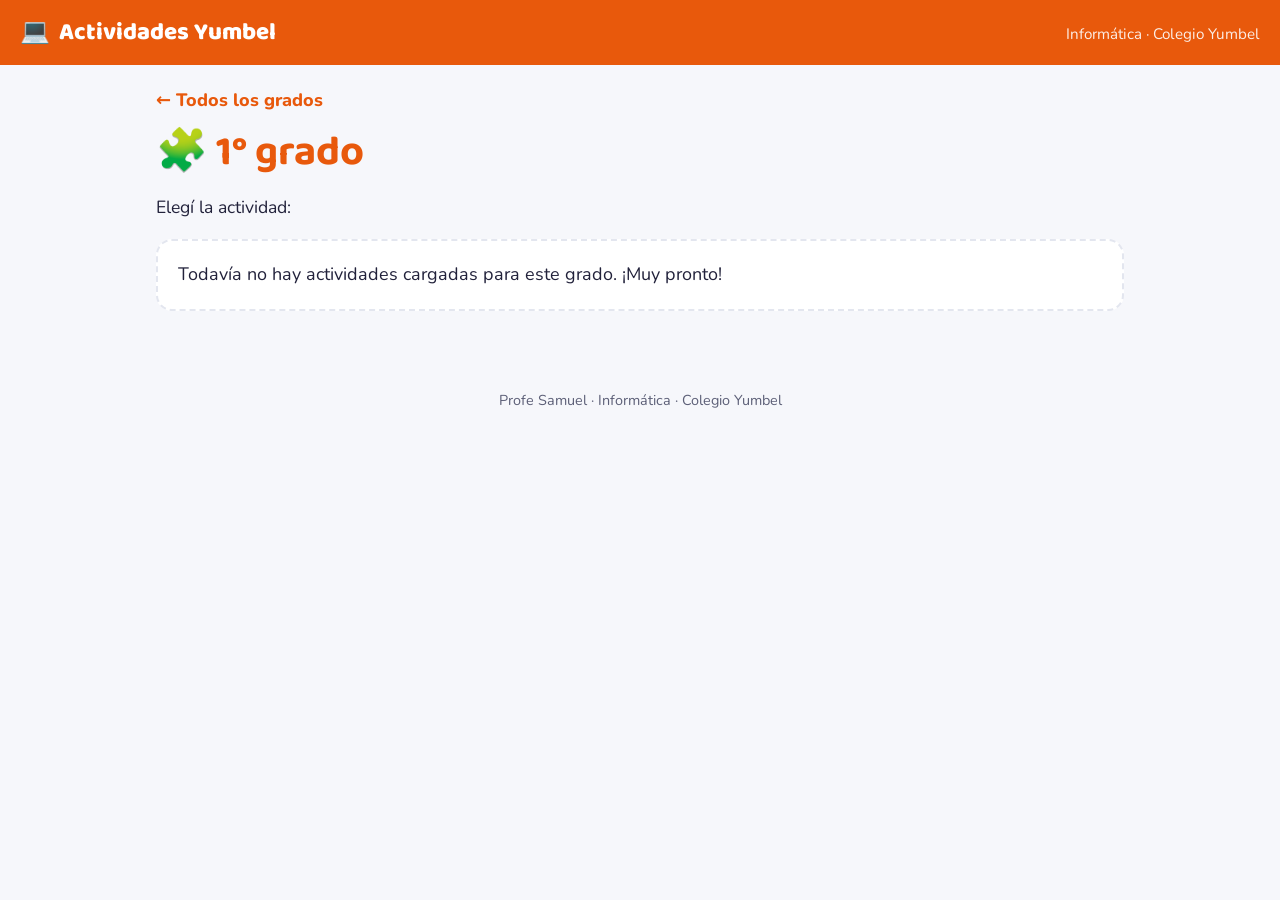
<file: grado-1.html>
<!doctype html>
<html lang="es">
<head>
<meta charset="utf-8">
<meta name="viewport" content="width=device-width, initial-scale=1">
<title>1° grado · Actividades Yumbel</title>
<link rel="preconnect" href="https://fonts.googleapis.com">
<link href="https://fonts.googleapis.com/css2?family=Baloo+2:wght@500;700;800&family=Nunito:wght@400;600;800&display=swap" rel="stylesheet">
<link rel="stylesheet" href="style.css">
</head>
<body style="--c:#e8590c">
<header class="top">
  <a class="marca" href="index.html"><span class="logo">💻</span> Actividades Yumbel</a>
  <span class="sub">Informática · Colegio Yumbel</span>
</header>
<main>
<a class="volver" href="index.html">← Todos los grados</a>
<h1 class="tit-grado"><span>🧩</span> 1° grado</h1><p class="intro">Elegí la actividad:</p><div class="acts"><p class="vacio">Todavía no hay actividades cargadas para este grado. ¡Muy pronto!</p></div>
</main>
<footer>Profe Samuel · Informática · Colegio Yumbel</footer>
</body>
</html>
</file>
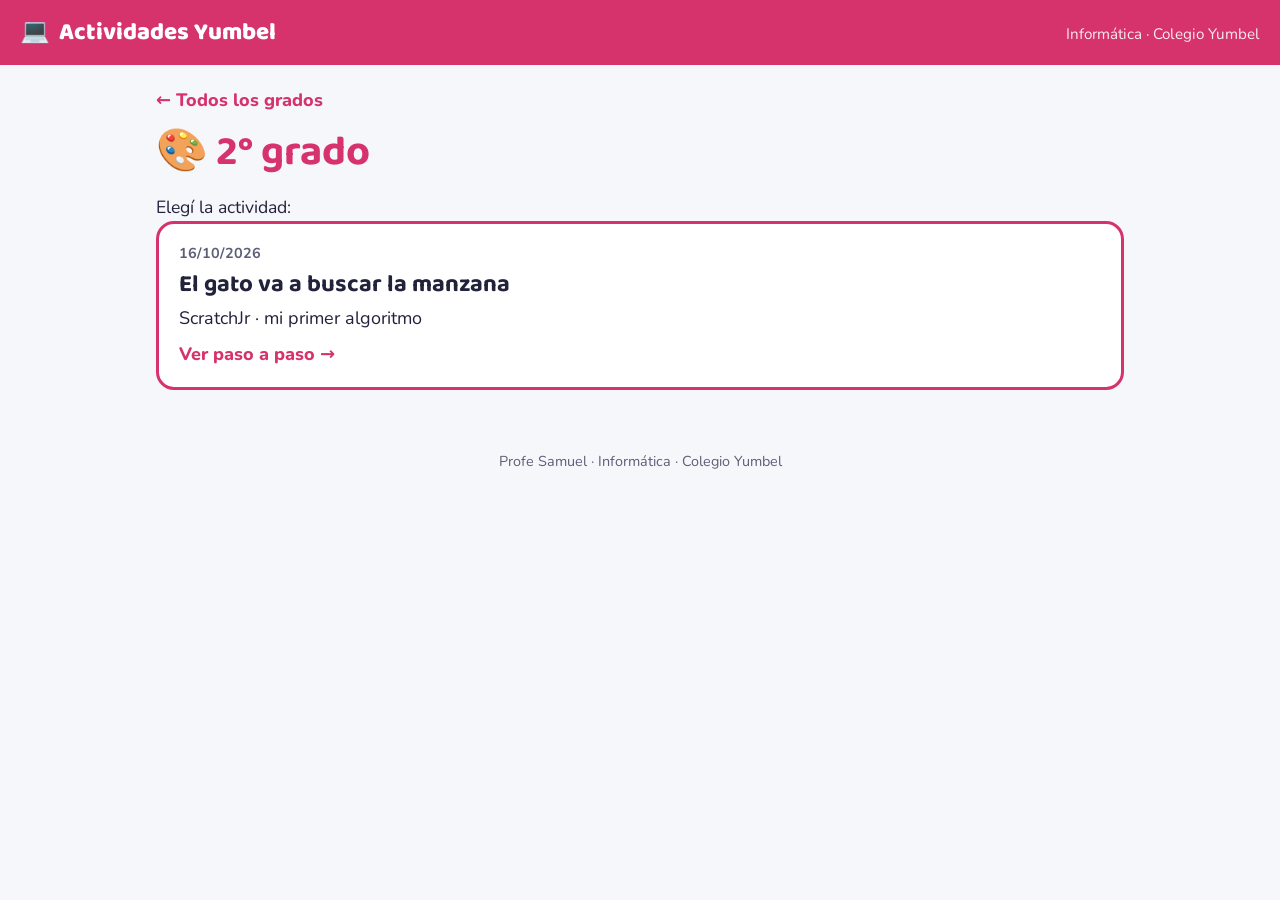
<file: grado-2.html>
<!doctype html>
<html lang="es">
<head>
<meta charset="utf-8">
<meta name="viewport" content="width=device-width, initial-scale=1">
<title>2° grado · Actividades Yumbel</title>
<link rel="preconnect" href="https://fonts.googleapis.com">
<link href="https://fonts.googleapis.com/css2?family=Baloo+2:wght@500;700;800&family=Nunito:wght@400;600;800&display=swap" rel="stylesheet">
<link rel="stylesheet" href="style.css">
</head>
<body style="--c:#d6336c">
<header class="top">
  <a class="marca" href="index.html"><span class="logo">💻</span> Actividades Yumbel</a>
  <span class="sub">Informática · Colegio Yumbel</span>
</header>
<main>
<a class="volver" href="index.html">← Todos los grados</a>
<h1 class="tit-grado"><span>🎨</span> 2° grado</h1><p class="intro">Elegí la actividad:</p><div class="acts"><a class="act" href="gato-busca-manzana-grado-2.html"><span class="fecha">16/10/2026</span><b>El gato va a buscar la manzana</b><span>ScratchJr · mi primer algoritmo</span><span class="ir">Ver paso a paso →</span></a></div>
</main>
<footer>Profe Samuel · Informática · Colegio Yumbel</footer>
</body>
</html>
</file>
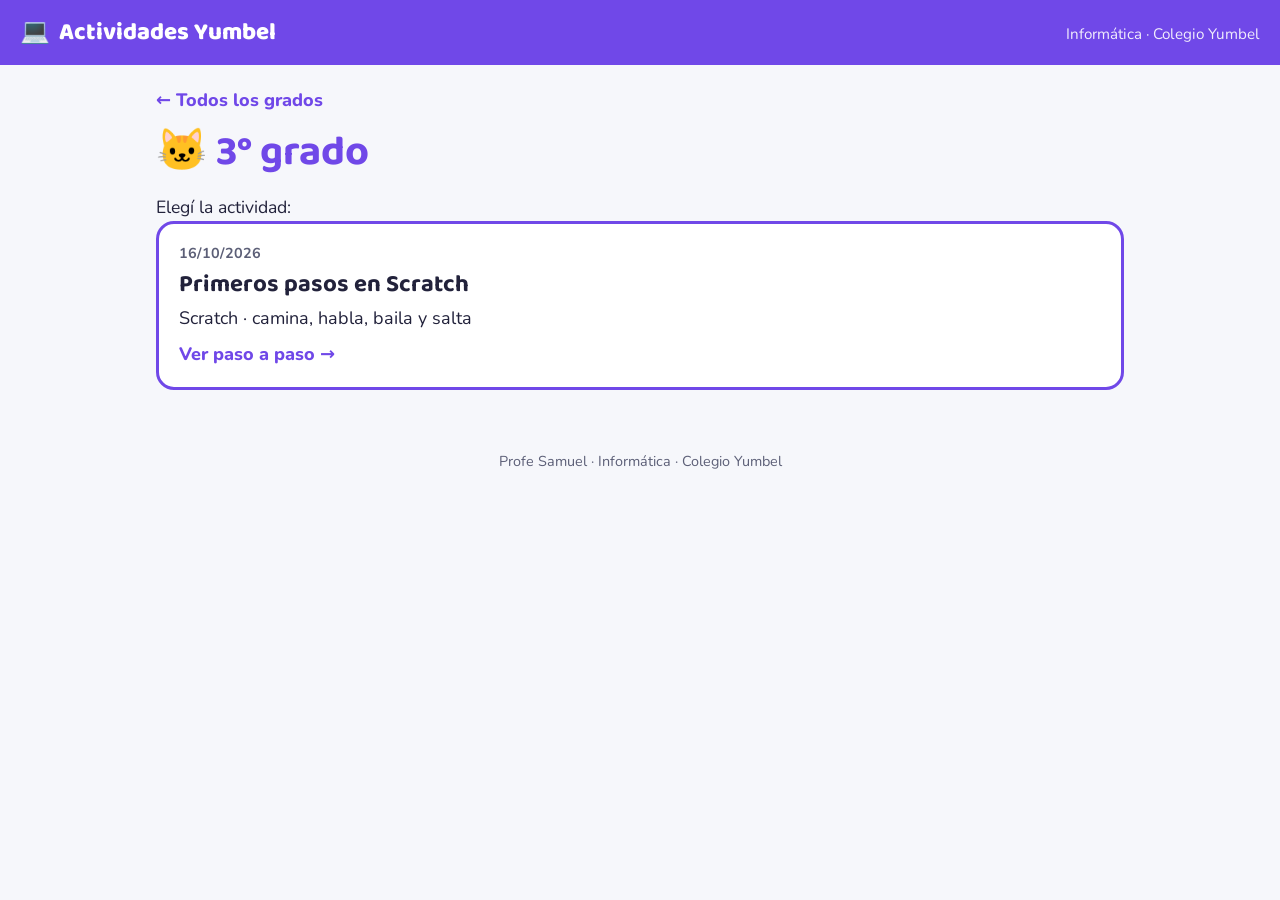
<file: grado-3.html>
<!doctype html>
<html lang="es">
<head>
<meta charset="utf-8">
<meta name="viewport" content="width=device-width, initial-scale=1">
<title>3° grado · Actividades Yumbel</title>
<link rel="preconnect" href="https://fonts.googleapis.com">
<link href="https://fonts.googleapis.com/css2?family=Baloo+2:wght@500;700;800&family=Nunito:wght@400;600;800&display=swap" rel="stylesheet">
<link rel="stylesheet" href="style.css">
</head>
<body style="--c:#7048e8">
<header class="top">
  <a class="marca" href="index.html"><span class="logo">💻</span> Actividades Yumbel</a>
  <span class="sub">Informática · Colegio Yumbel</span>
</header>
<main>
<a class="volver" href="index.html">← Todos los grados</a>
<h1 class="tit-grado"><span>🐱</span> 3° grado</h1><p class="intro">Elegí la actividad:</p><div class="acts"><a class="act" href="primeros-pasos-scratch-grado-3.html"><span class="fecha">16/10/2026</span><b>Primeros pasos en Scratch</b><span>Scratch · camina, habla, baila y salta</span><span class="ir">Ver paso a paso →</span></a></div>
</main>
<footer>Profe Samuel · Informática · Colegio Yumbel</footer>
</body>
</html>
</file>
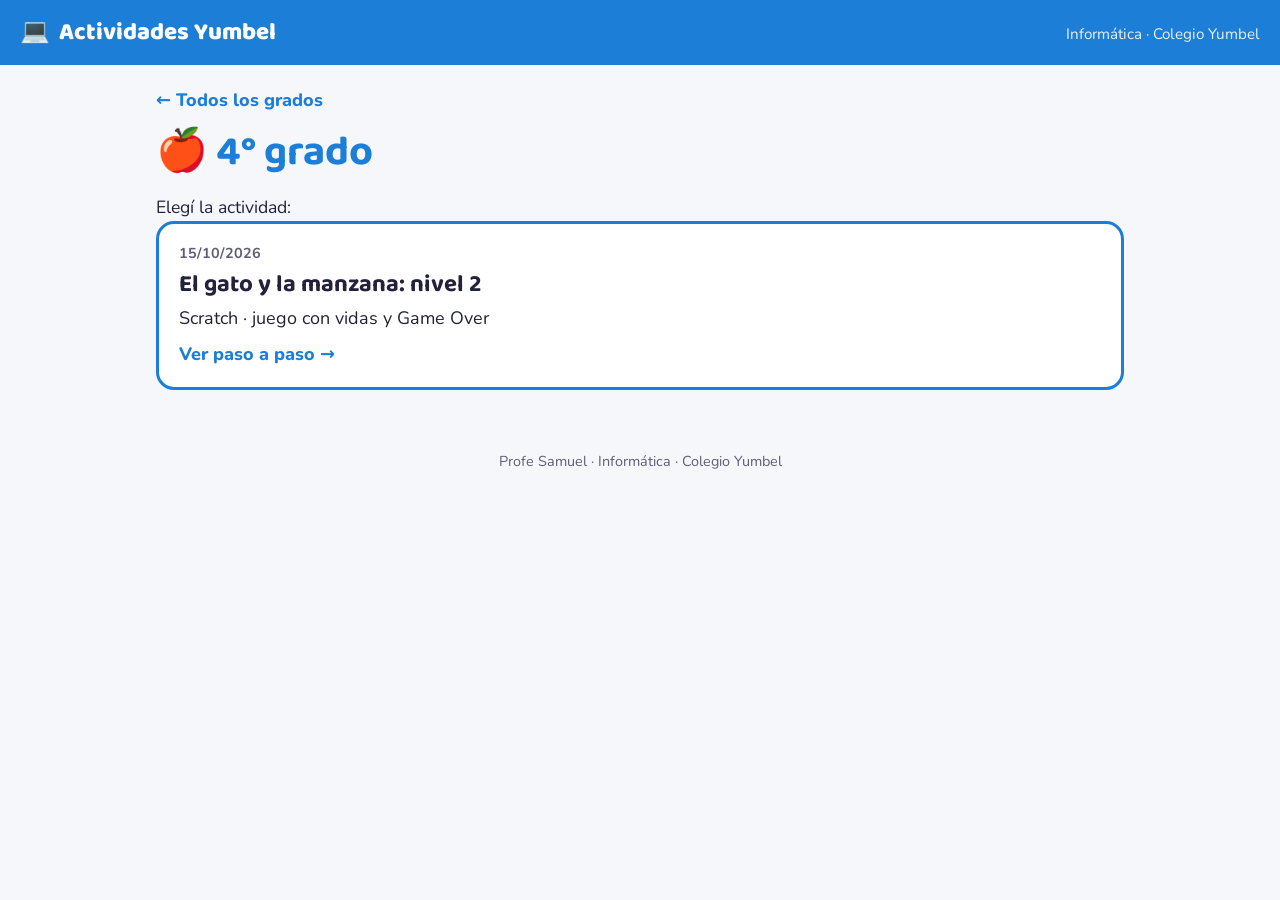
<file: grado-4.html>
<!doctype html>
<html lang="es">
<head>
<meta charset="utf-8">
<meta name="viewport" content="width=device-width, initial-scale=1">
<title>4° grado · Actividades Yumbel</title>
<link rel="preconnect" href="https://fonts.googleapis.com">
<link href="https://fonts.googleapis.com/css2?family=Baloo+2:wght@500;700;800&family=Nunito:wght@400;600;800&display=swap" rel="stylesheet">
<link rel="stylesheet" href="style.css">
</head>
<body style="--c:#1c7ed6">
<header class="top">
  <a class="marca" href="index.html"><span class="logo">💻</span> Actividades Yumbel</a>
  <span class="sub">Informática · Colegio Yumbel</span>
</header>
<main>
<a class="volver" href="index.html">← Todos los grados</a>
<h1 class="tit-grado"><span>🍎</span> 4° grado</h1><p class="intro">Elegí la actividad:</p><div class="acts"><a class="act" href="gato-manzana-2-grado-4.html"><span class="fecha">15/10/2026</span><b>El gato y la manzana: nivel 2</b><span>Scratch · juego con vidas y Game Over</span><span class="ir">Ver paso a paso →</span></a></div>
</main>
<footer>Profe Samuel · Informática · Colegio Yumbel</footer>
</body>
</html>
</file>
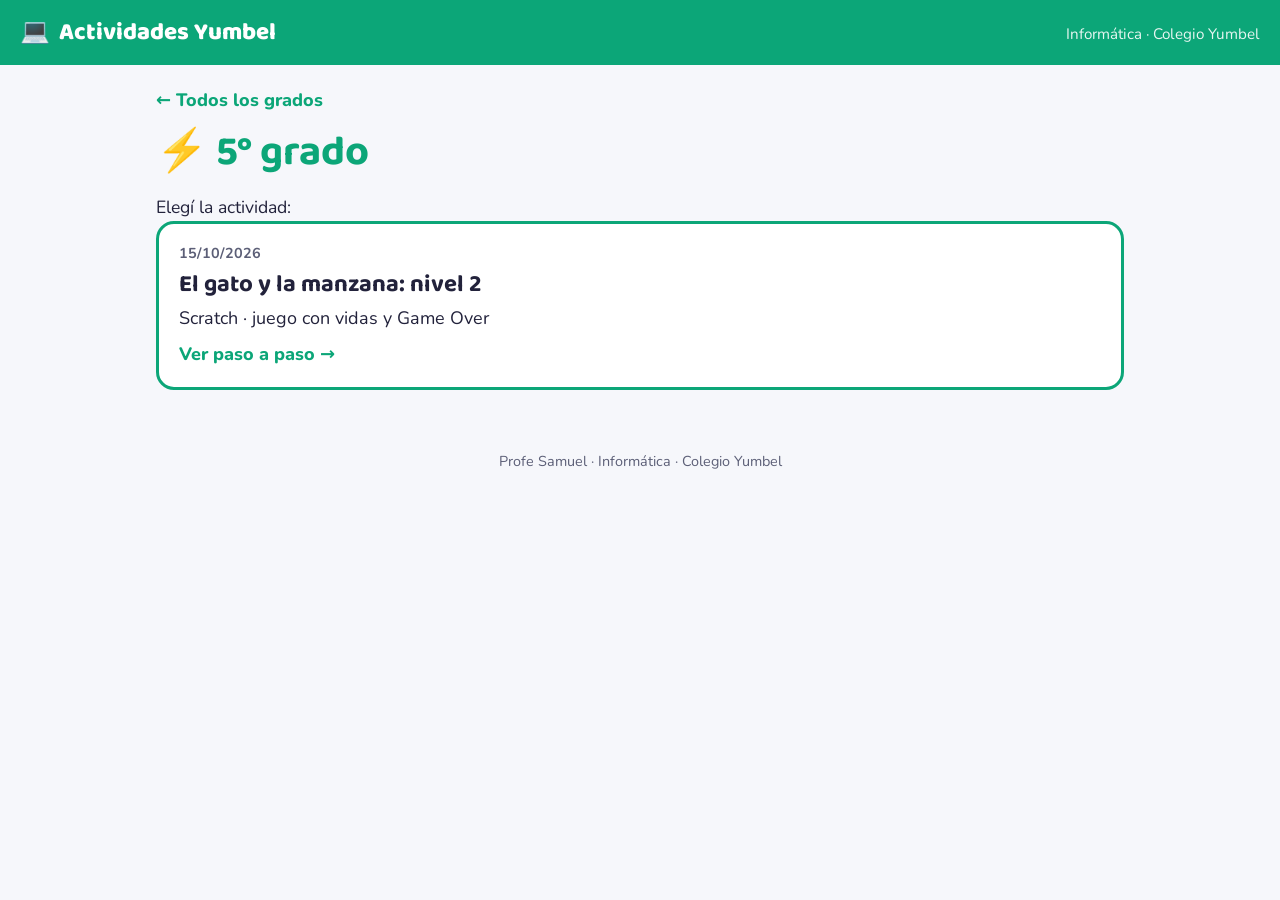
<file: grado-5.html>
<!doctype html>
<html lang="es">
<head>
<meta charset="utf-8">
<meta name="viewport" content="width=device-width, initial-scale=1">
<title>5° grado · Actividades Yumbel</title>
<link rel="preconnect" href="https://fonts.googleapis.com">
<link href="https://fonts.googleapis.com/css2?family=Baloo+2:wght@500;700;800&family=Nunito:wght@400;600;800&display=swap" rel="stylesheet">
<link rel="stylesheet" href="style.css">
</head>
<body style="--c:#0ca678">
<header class="top">
  <a class="marca" href="index.html"><span class="logo">💻</span> Actividades Yumbel</a>
  <span class="sub">Informática · Colegio Yumbel</span>
</header>
<main>
<a class="volver" href="index.html">← Todos los grados</a>
<h1 class="tit-grado"><span>⚡</span> 5° grado</h1><p class="intro">Elegí la actividad:</p><div class="acts"><a class="act" href="gato-manzana-2-grado-5.html"><span class="fecha">15/10/2026</span><b>El gato y la manzana: nivel 2</b><span>Scratch · juego con vidas y Game Over</span><span class="ir">Ver paso a paso →</span></a></div>
</main>
<footer>Profe Samuel · Informática · Colegio Yumbel</footer>
</body>
</html>
</file>
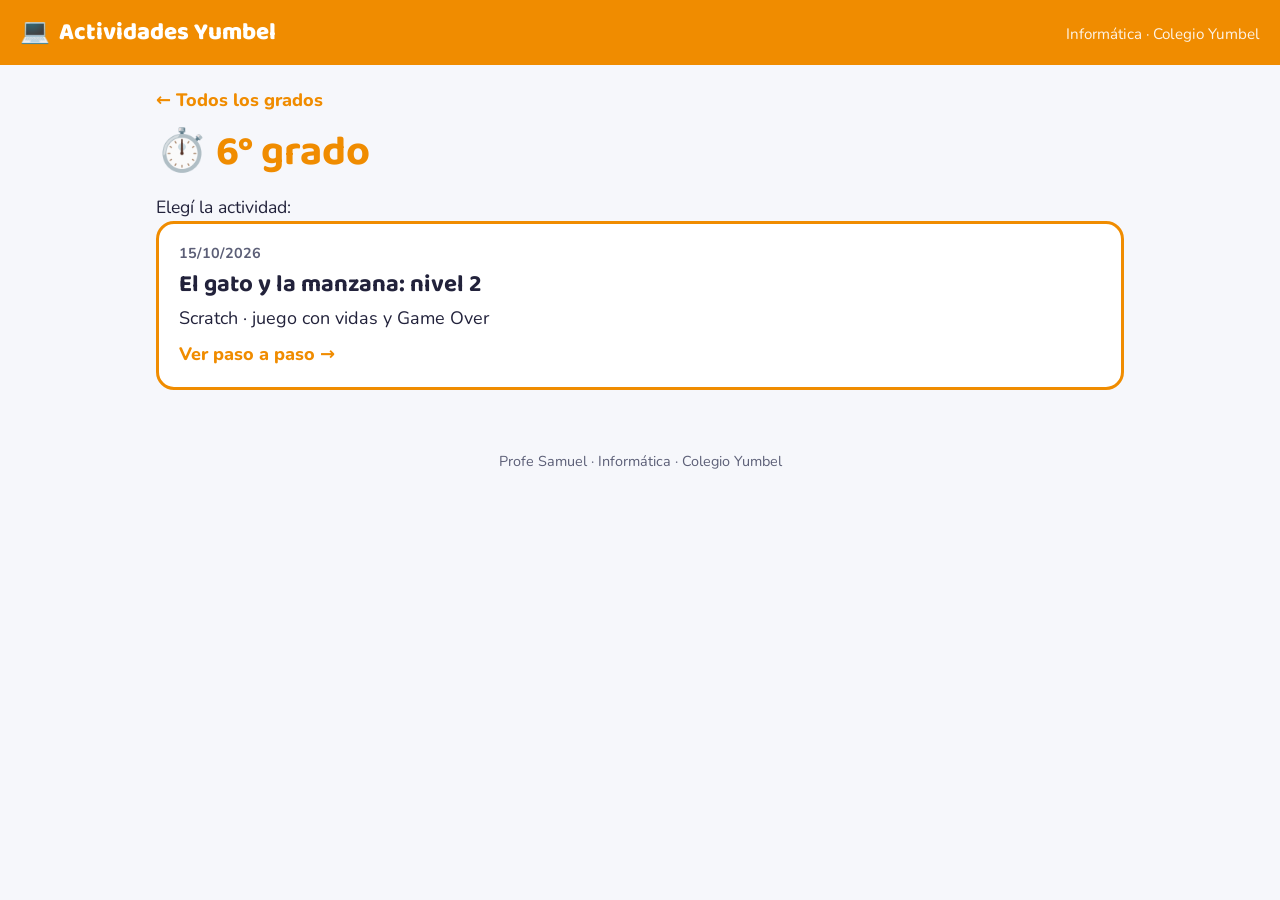
<file: grado-6.html>
<!doctype html>
<html lang="es">
<head>
<meta charset="utf-8">
<meta name="viewport" content="width=device-width, initial-scale=1">
<title>6° grado · Actividades Yumbel</title>
<link rel="preconnect" href="https://fonts.googleapis.com">
<link href="https://fonts.googleapis.com/css2?family=Baloo+2:wght@500;700;800&family=Nunito:wght@400;600;800&display=swap" rel="stylesheet">
<link rel="stylesheet" href="style.css">
</head>
<body style="--c:#f08c00">
<header class="top">
  <a class="marca" href="index.html"><span class="logo">💻</span> Actividades Yumbel</a>
  <span class="sub">Informática · Colegio Yumbel</span>
</header>
<main>
<a class="volver" href="index.html">← Todos los grados</a>
<h1 class="tit-grado"><span>⏱️</span> 6° grado</h1><p class="intro">Elegí la actividad:</p><div class="acts"><a class="act" href="gato-manzana-2-grado-6.html"><span class="fecha">15/10/2026</span><b>El gato y la manzana: nivel 2</b><span>Scratch · juego con vidas y Game Over</span><span class="ir">Ver paso a paso →</span></a></div>
</main>
<footer>Profe Samuel · Informática · Colegio Yumbel</footer>
</body>
</html>
</file>
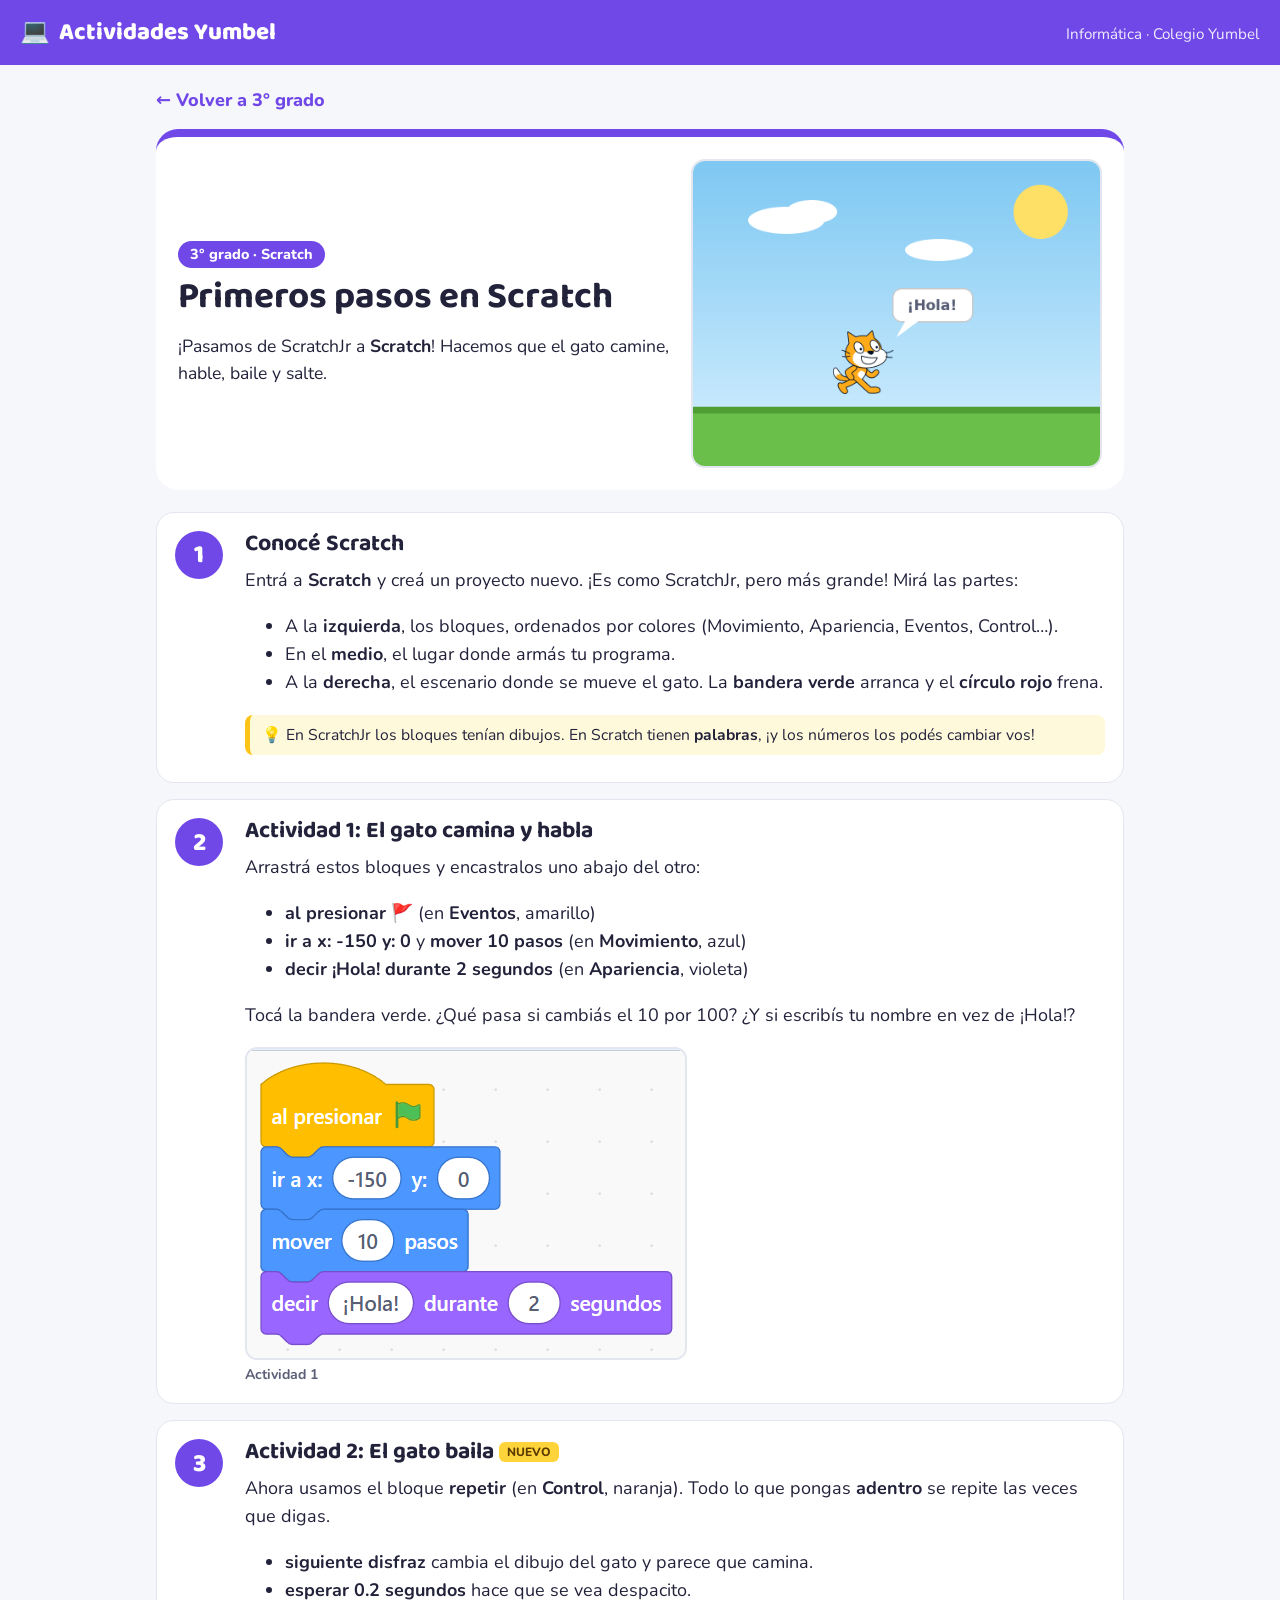
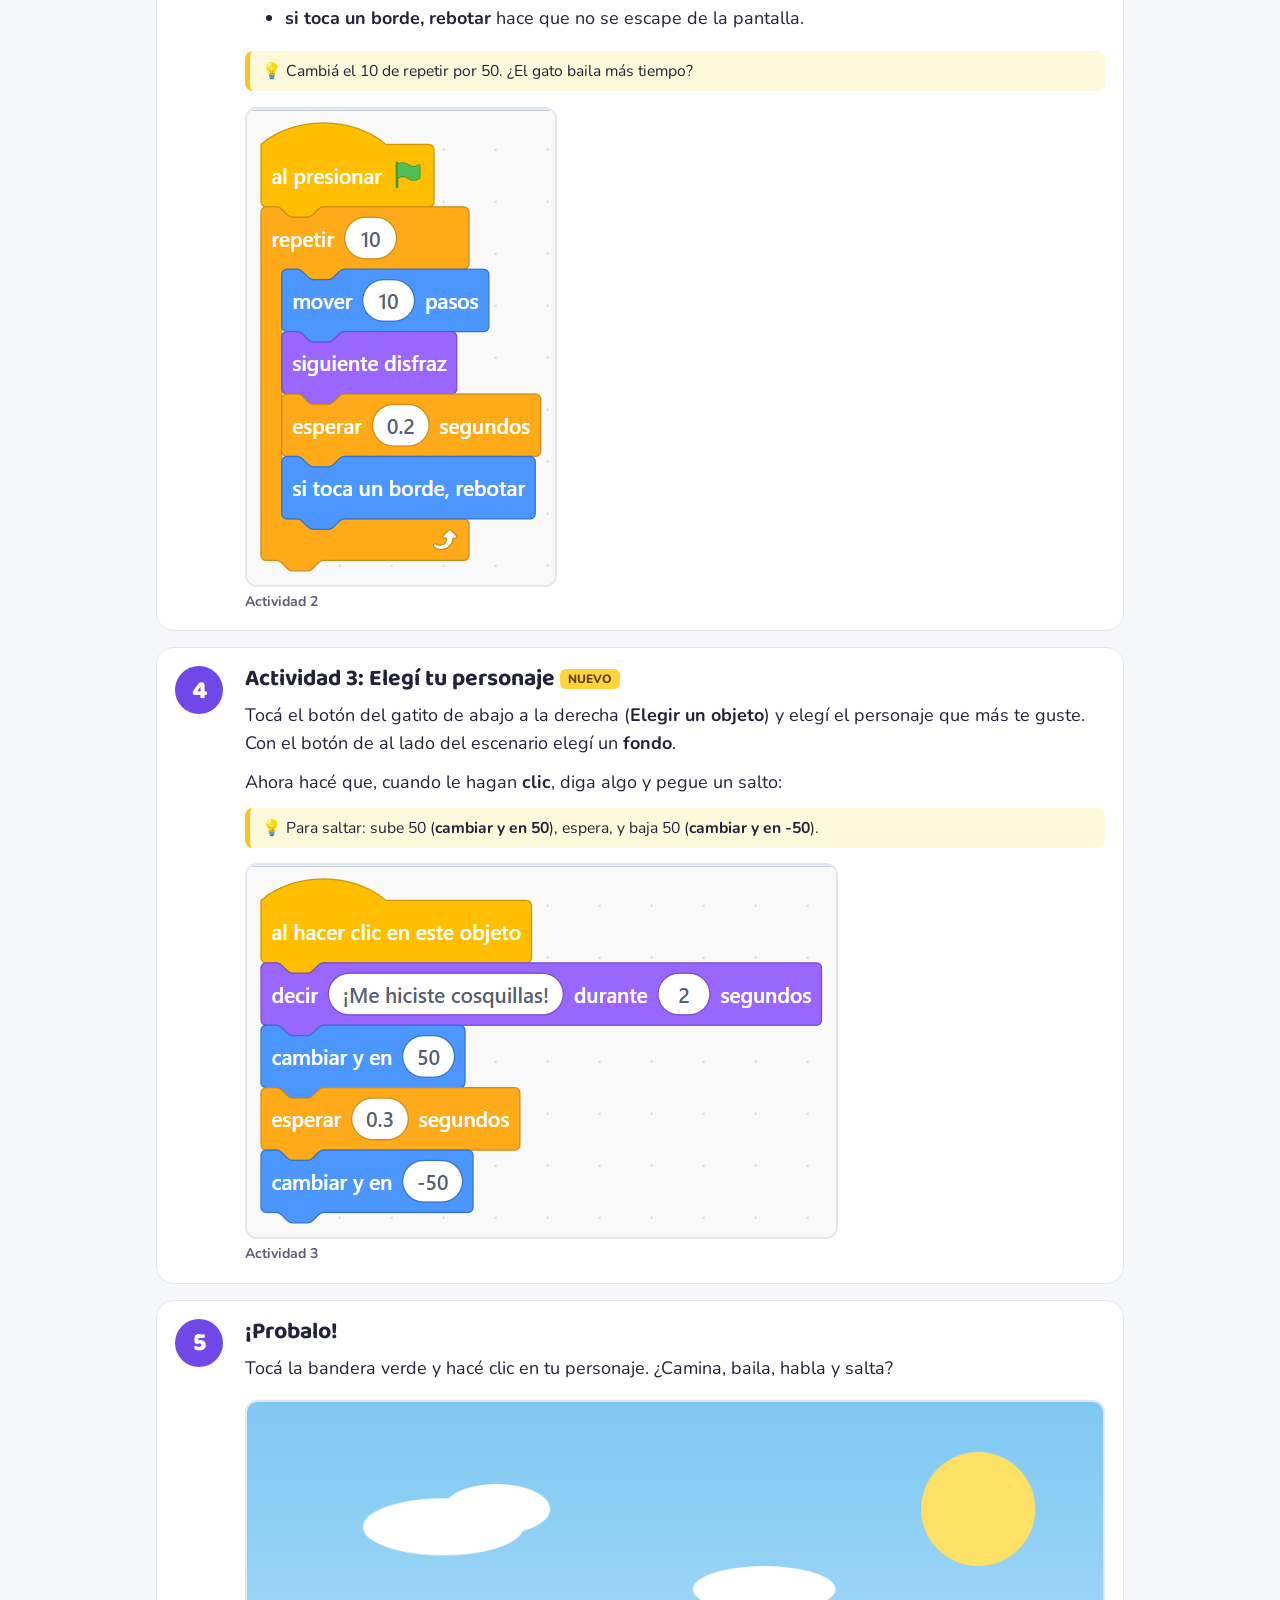
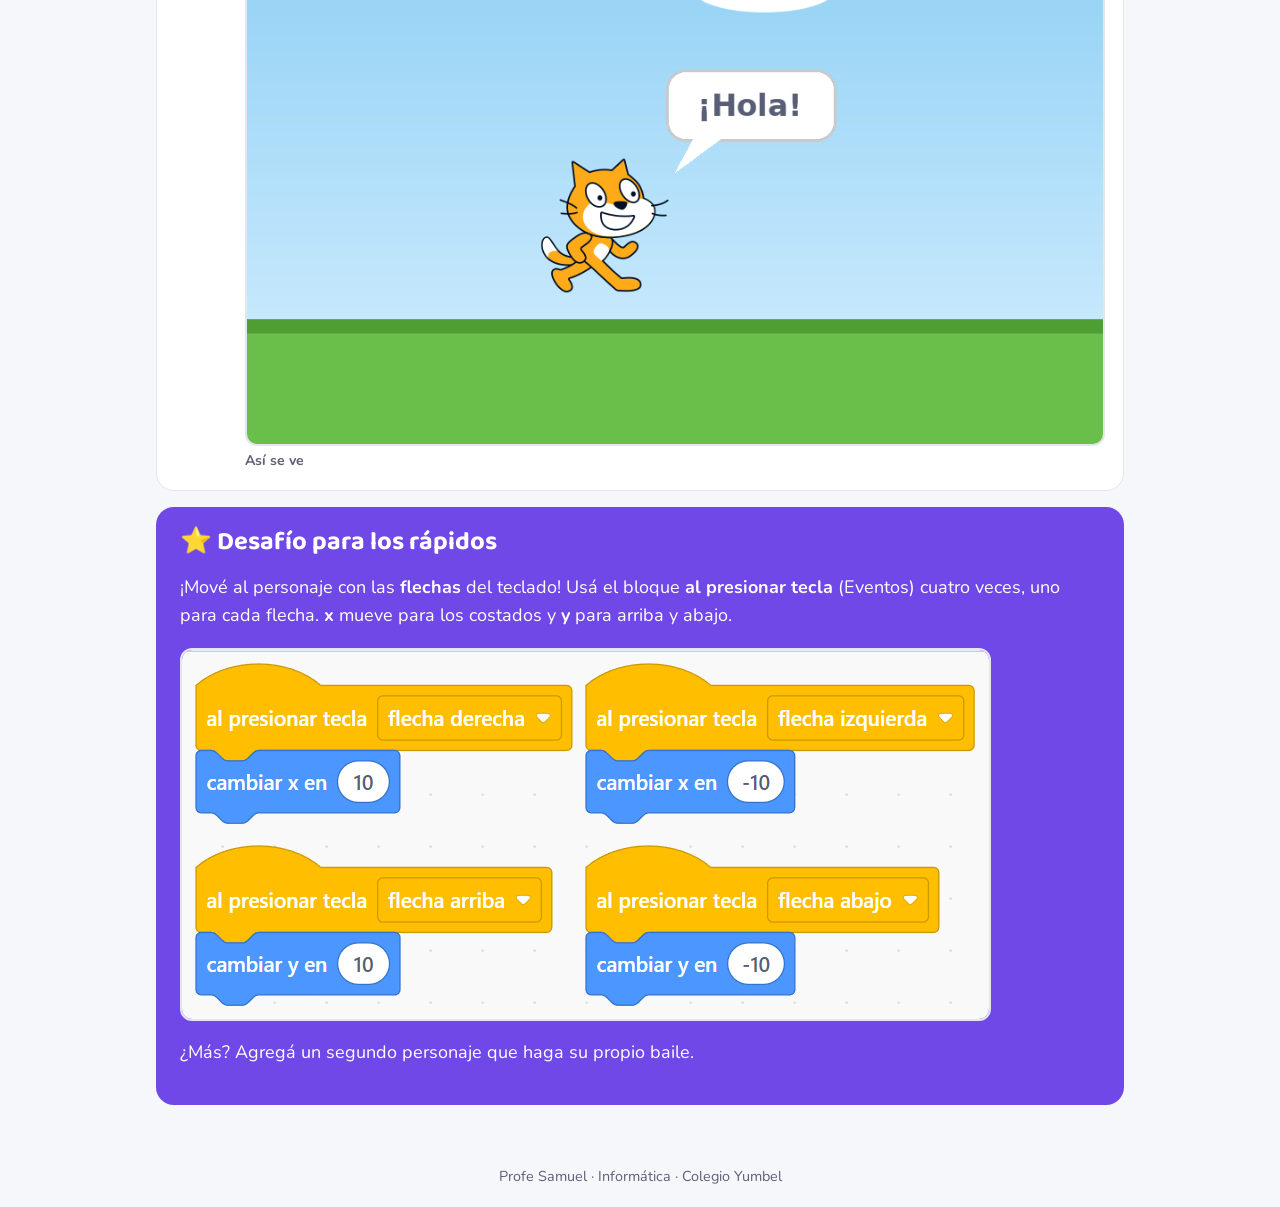
<file: primeros-pasos-scratch-grado-3.html>
<!doctype html>
<html lang="es">
<head>
<meta charset="utf-8">
<meta name="viewport" content="width=device-width, initial-scale=1">
<title>Primeros pasos en Scratch · 3° · Actividades Yumbel</title>
<link rel="preconnect" href="https://fonts.googleapis.com">
<link href="https://fonts.googleapis.com/css2?family=Baloo+2:wght@500;700;800&family=Nunito:wght@400;600;800&display=swap" rel="stylesheet">
<link rel="stylesheet" href="style.css">
</head>
<body style="--c:#7048e8">
<header class="top">
  <a class="marca" href="index.html"><span class="logo">💻</span> Actividades Yumbel</a>
  <span class="sub">Informática · Colegio Yumbel</span>
</header>
<main>
<a class="volver" href="grado-3.html">← Volver a 3° grado</a>
<div class="hero">
  <div>
    <p class="etiqueta">3° grado · Scratch</p>
    <h1>Primeros pasos en Scratch</h1>
    <p class="intro">¡Pasamos de ScratchJr a <b>Scratch</b>! Hacemos que el gato camine, hable, baile y salte.</p>
  </div>
  <img src="g3-juego.png" alt="El gato diciendo hola">
</div>
<div class="pasos"><section class="paso">
  <div class="num">1</div>
  <div class="cuerpo">
    <h3>Conocé Scratch </h3>
    <p>Entrá a <b>Scratch</b> y creá un proyecto nuevo. ¡Es como ScratchJr, pero más grande! Mirá las partes:</p><ul><li>A la <b>izquierda</b>, los bloques, ordenados por colores (Movimiento, Apariencia, Eventos, Control…).</li><li>En el <b>medio</b>, el lugar donde armás tu programa.</li><li>A la <b>derecha</b>, el escenario donde se mueve el gato. La <b>bandera verde</b> arranca y el <b>círculo rojo</b> frena.</li></ul>
    <p class="tip">💡 En ScratchJr los bloques tenían dibujos. En Scratch tienen <b>palabras</b>, ¡y los números los podés cambiar vos!</p>
    <div class="figs"></div>
  </div>
</section><section class="paso">
  <div class="num">2</div>
  <div class="cuerpo">
    <h3>Actividad 1: El gato camina y habla </h3>
    <p>Arrastrá estos bloques y encastralos uno abajo del otro:</p><ul><li><b>al presionar 🚩</b> (en <b>Eventos</b>, amarillo)</li><li><b>ir a x: -150 y: 0</b> y <b>mover 10 pasos</b> (en <b>Movimiento</b>, azul)</li><li><b>decir ¡Hola! durante 2 segundos</b> (en <b>Apariencia</b>, violeta)</li></ul><p>Tocá la bandera verde. ¿Qué pasa si cambiás el 10 por 100? ¿Y si escribís tu nombre en vez de ¡Hola!?</p>
    
    <div class="figs"><figure><img src="g3-act1.png" alt="Actividad 1" loading="lazy"><figcaption>Actividad 1</figcaption></figure></div>
  </div>
</section><section class="paso">
  <div class="num">3</div>
  <div class="cuerpo">
    <h3>Actividad 2: El gato baila <span class="nuevo">NUEVO</span></h3>
    <p>Ahora usamos el bloque <b>repetir</b> (en <b>Control</b>, naranja). Todo lo que pongas <b>adentro</b> se repite las veces que digas.</p><ul><li><b>siguiente disfraz</b> cambia el dibujo del gato y parece que camina.</li><li><b>esperar 0.2 segundos</b> hace que se vea despacito.</li><li><b>si toca un borde, rebotar</b> hace que no se escape de la pantalla.</li></ul>
    <p class="tip">💡 Cambiá el 10 de repetir por 50. ¿El gato baila más tiempo?</p>
    <div class="figs"><figure><img src="g3-act2.png" alt="Actividad 2" loading="lazy"><figcaption>Actividad 2</figcaption></figure></div>
  </div>
</section><section class="paso">
  <div class="num">4</div>
  <div class="cuerpo">
    <h3>Actividad 3: Elegí tu personaje <span class="nuevo">NUEVO</span></h3>
    <p>Tocá el botón del gatito de abajo a la derecha (<b>Elegir un objeto</b>) y elegí el personaje que más te guste. Con el botón de al lado del escenario elegí un <b>fondo</b>.</p><p>Ahora hacé que, cuando le hagan <b>clic</b>, diga algo y pegue un salto:</p>
    <p class="tip">💡 Para saltar: sube 50 (<b>cambiar y en 50</b>), espera, y baja 50 (<b>cambiar y en -50</b>).</p>
    <div class="figs"><figure><img src="g3-act3.png" alt="Actividad 3" loading="lazy"><figcaption>Actividad 3</figcaption></figure></div>
  </div>
</section><section class="paso">
  <div class="num">5</div>
  <div class="cuerpo">
    <h3>¡Probalo! </h3>
    <p>Tocá la bandera verde y hacé clic en tu personaje. ¿Camina, baila, habla y salta?</p>
    
    <div class="figs"><figure><img src="g3-juego.png" alt="Así se ve" loading="lazy"><figcaption>Así se ve</figcaption></figure></div>
  </div>
</section></div>
<section class="desafio"><h3>⭐ Desafío para los rápidos</h3><p>¡Mové al personaje con las <b>flechas</b> del teclado! Usá el bloque <b>al presionar tecla</b> (Eventos) cuatro veces, uno para cada flecha. <b>x</b> mueve para los costados y <b>y</b> para arriba y abajo.</p><figure><img src="g3-flechas.png" alt="Mover con las flechas" loading="lazy" style="background:#fff"></figure><p>¿Más? Agregá un segundo personaje que haga su propio baile.</p></section>
</main>
<footer>Profe Samuel · Informática · Colegio Yumbel</footer>
</body>
</html>
</file>
<file: style.css>
*{box-sizing:border-box}
:root{--ink:#22223b;--muted:#5c5f77;--bg:#f6f7fb;--card:#fff;--line:#e3e6ef}
body{margin:0;font-family:Nunito,system-ui,sans-serif;color:var(--ink);background:var(--bg);font-size:18px;line-height:1.55}
h1,h2,h3{font-family:'Baloo 2',Nunito,sans-serif;line-height:1.15;margin:0 0 .4em}
a{color:inherit}
.top{background:var(--c,#4c6ef5);color:#fff;padding:14px 20px;display:flex;flex-wrap:wrap;gap:4px 16px;align-items:baseline;justify-content:space-between}
.marca{font-family:'Baloo 2';font-weight:800;font-size:1.5rem;text-decoration:none}
.logo{margin-right:4px}.sub{opacity:.9;font-size:.95rem}
main{max-width:1000px;margin:0 auto;padding:22px 16px 40px}
footer{text-align:center;color:var(--muted);font-size:.9rem;padding:20px}
.volver{display:inline-block;margin-bottom:14px;text-decoration:none;font-weight:800;color:var(--c)}
.bienvenida{text-align:center;margin:10px 0 24px}.bienvenida h1{font-size:2.6rem}
.grados{display:grid;grid-template-columns:repeat(3,1fr);gap:16px}
@media(max-width:700px){.grados{grid-template-columns:repeat(2,1fr)}}
.card{background:var(--c);color:#fff;text-decoration:none;border-radius:22px;padding:22px 12px;text-align:center;display:flex;flex-direction:column;align-items:center;box-shadow:0 6px 0 rgba(0,0,0,.18);transition:transform .15s}
.card:hover{transform:translateY(-4px)}
.card .emoji{font-size:2.4rem}.card .g{font-family:'Baloo 2';font-weight:800;font-size:3rem;line-height:1}.card .s{font-weight:700;opacity:.95}
.tit-grado{font-size:2.6rem;color:var(--c)}
.acts{display:grid;gap:14px}
.act{display:flex;flex-direction:column;gap:2px;background:var(--card);border:3px solid var(--c);border-radius:18px;padding:18px 20px;text-decoration:none}
.act b{font-family:'Baloo 2';font-size:1.5rem}.act .fecha{color:var(--muted);font-size:.9rem;font-weight:700}
.act .ir{color:var(--c);font-weight:800;margin-top:6px}
.vacio{background:var(--card);border-radius:16px;padding:20px;border:2px dashed var(--line)}
.hero{display:grid;grid-template-columns:1.2fr 1fr;gap:20px;align-items:center;background:var(--card);border-radius:22px;padding:22px;border-top:8px solid var(--c);margin-bottom:22px}
.hero img{width:100%;border-radius:14px;border:2px solid var(--line)}
@media(max-width:760px){.hero{grid-template-columns:1fr}}
.etiqueta{display:inline-block;background:var(--c);color:#fff;font-weight:800;border-radius:999px;padding:2px 12px;margin:0 0 8px;font-size:.9rem}
.hero h1{font-size:2.3rem}.intro{font-size:1.1rem;margin:0}
.paso{display:grid;grid-template-columns:56px 1fr;gap:14px;background:var(--card);border-radius:18px;padding:18px;margin-bottom:16px;border:1px solid var(--line)}
.num{width:48px;height:48px;border-radius:50%;background:var(--c);color:#fff;font-family:'Baloo 2';font-weight:800;font-size:1.6rem;display:grid;place-items:center}
.paso h3{font-size:1.45rem}.paso p{margin:.3em 0 .6em}
.nuevo{font-family:Nunito;font-size:.75rem;background:#ffd43b;color:#5c3c00;border-radius:6px;padding:2px 8px;vertical-align:middle;font-weight:800}
.tip{background:#fff9db;border-left:5px solid #fcc419;border-radius:8px;padding:8px 12px;font-size:.98rem}
.figs{display:flex;flex-wrap:wrap;gap:14px}
figure{margin:6px 0 0;max-width:100%}
figure img{max-width:100%;height:auto;border-radius:12px;border:2px solid var(--line);background:#f9f9f9;display:block}
figcaption{font-size:.88rem;color:var(--muted);font-weight:700;margin-top:4px}
.desafio{background:var(--c);color:#fff;border-radius:18px;padding:20px 24px}
.desafio h3{font-size:1.6rem}.desafio li{margin:4px 0}
@media(max-width:520px){.paso{grid-template-columns:1fr}.num{width:42px;height:42px}}
.jrrow{display:flex;flex-wrap:wrap;gap:6px;margin:10px 0 12px}
.jrb{background:var(--b);color:#fff;border-radius:12px;min-width:74px;padding:8px 8px 6px;display:flex;flex-direction:column;align-items:center;box-shadow:inset 0 -4px 0 rgba(0,0,0,.18);position:relative}
.jrb:not(:last-child)::after{content:"";position:absolute;right:-9px;top:50%;width:12px;height:16px;margin-top:-8px;background:var(--b);border-radius:0 8px 8px 0;z-index:1}
.jri{font-size:1.8rem;line-height:1.1}.jrl{font-weight:800;font-size:.85rem}
.jrn{background:#fff;color:#222;border-radius:6px;font-weight:800;padding:0 8px;font-size:.9rem;margin:2px 0}
.jrhero{background:#f1f3f9;border-radius:14px;padding:16px;display:flex;justify-content:center}
.desafio .jrrow{margin:8px 0}
</file>
